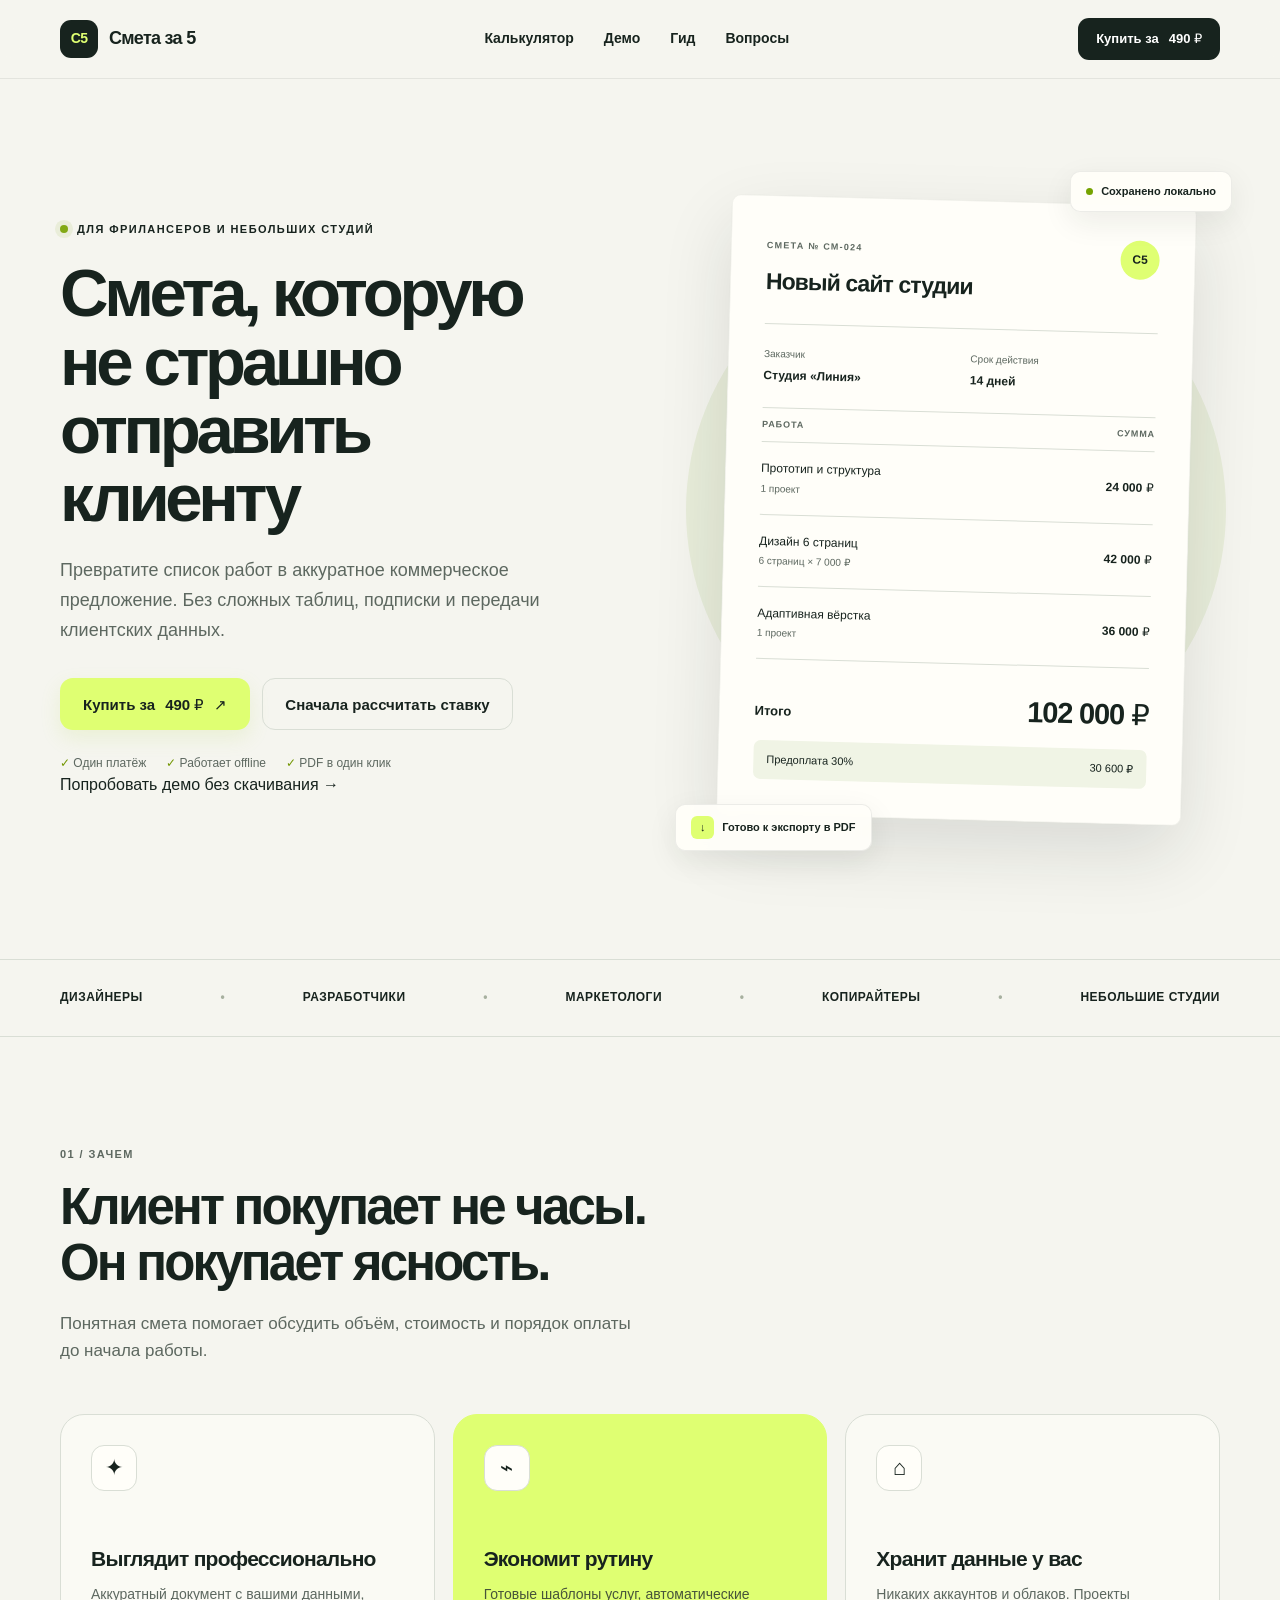
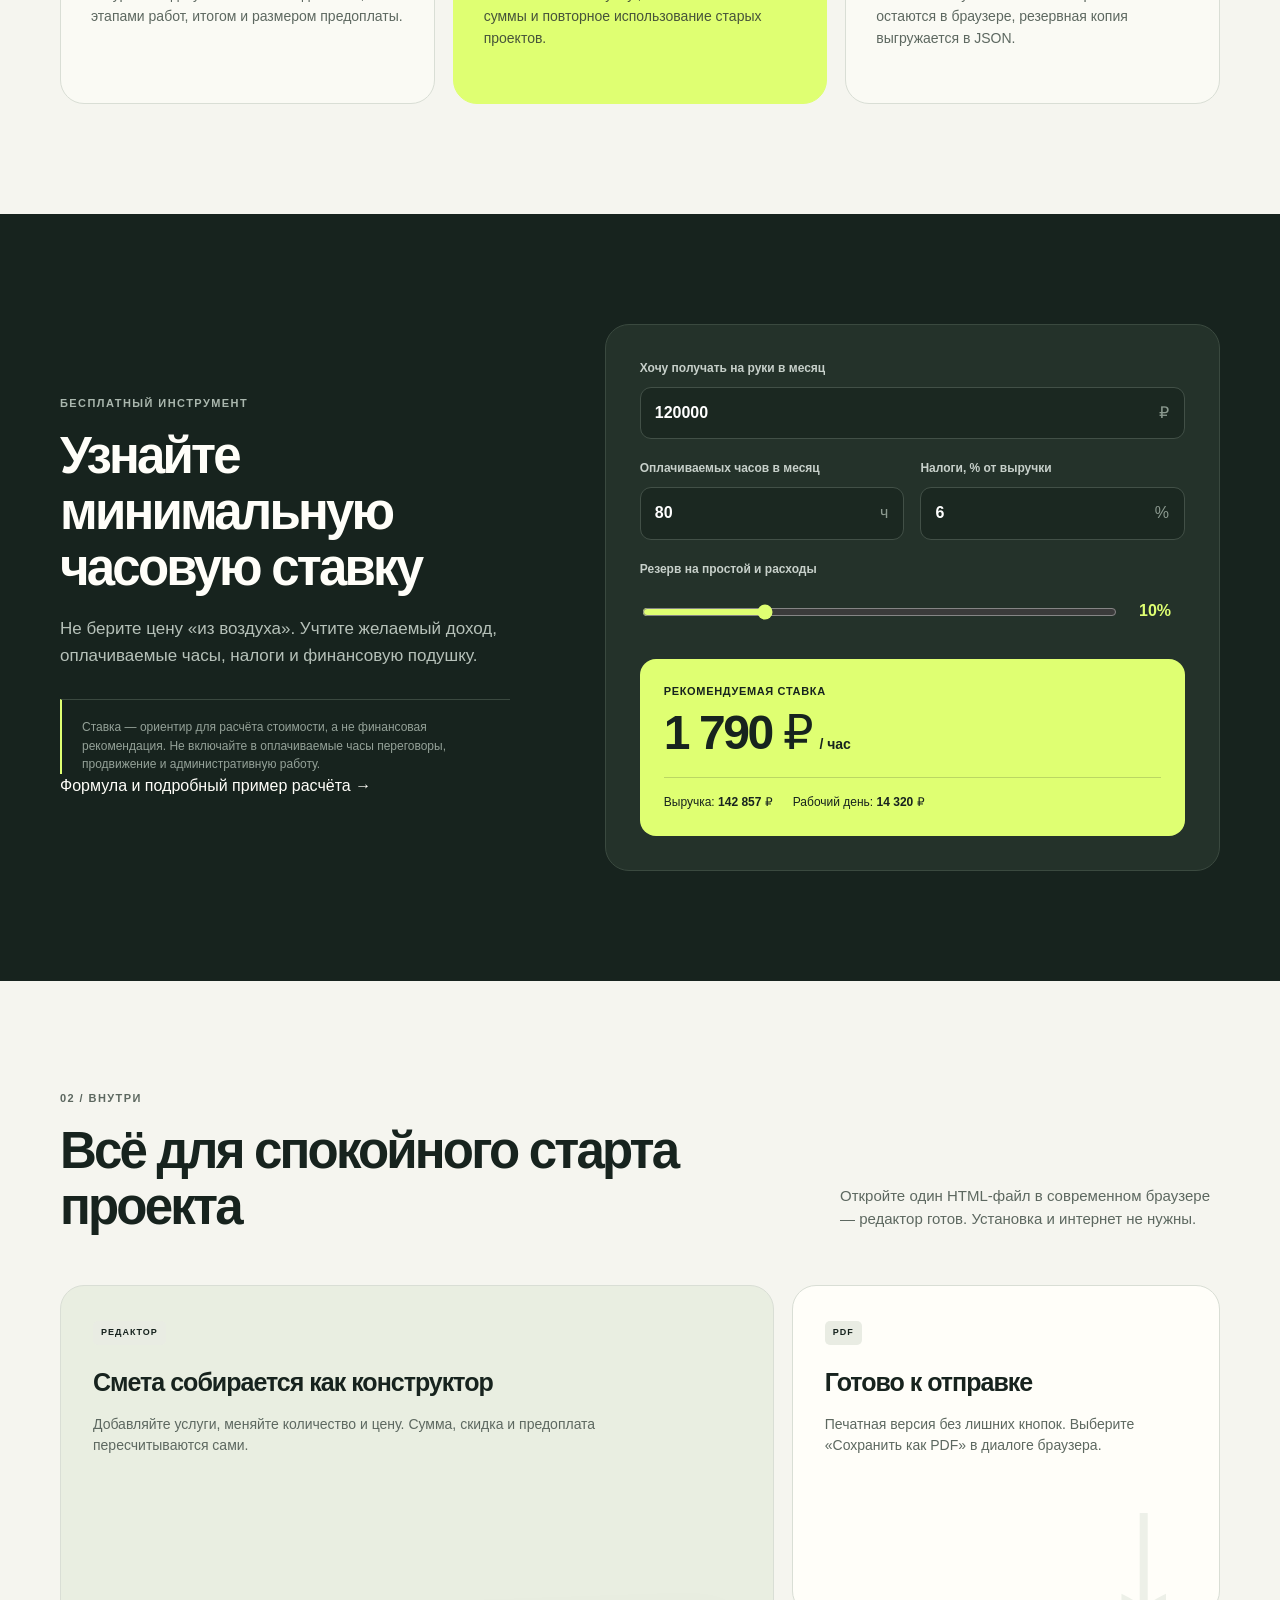
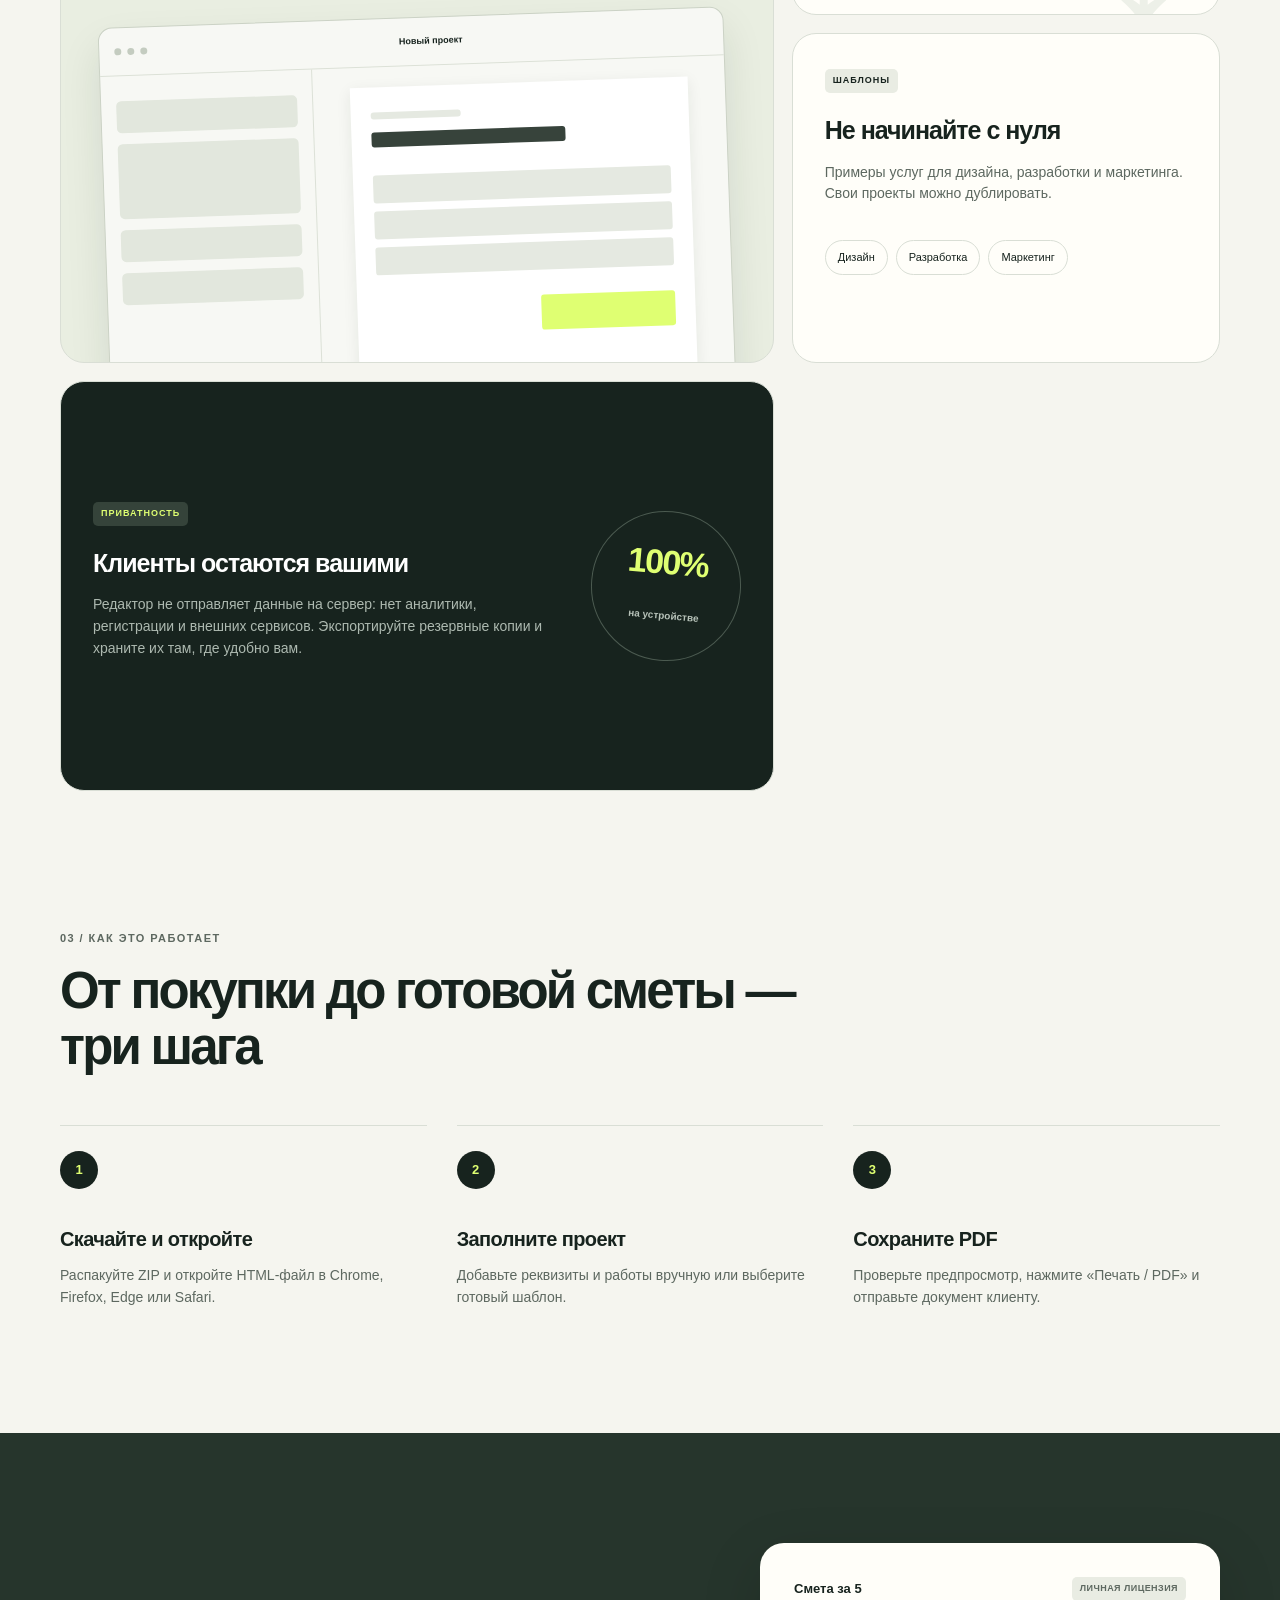
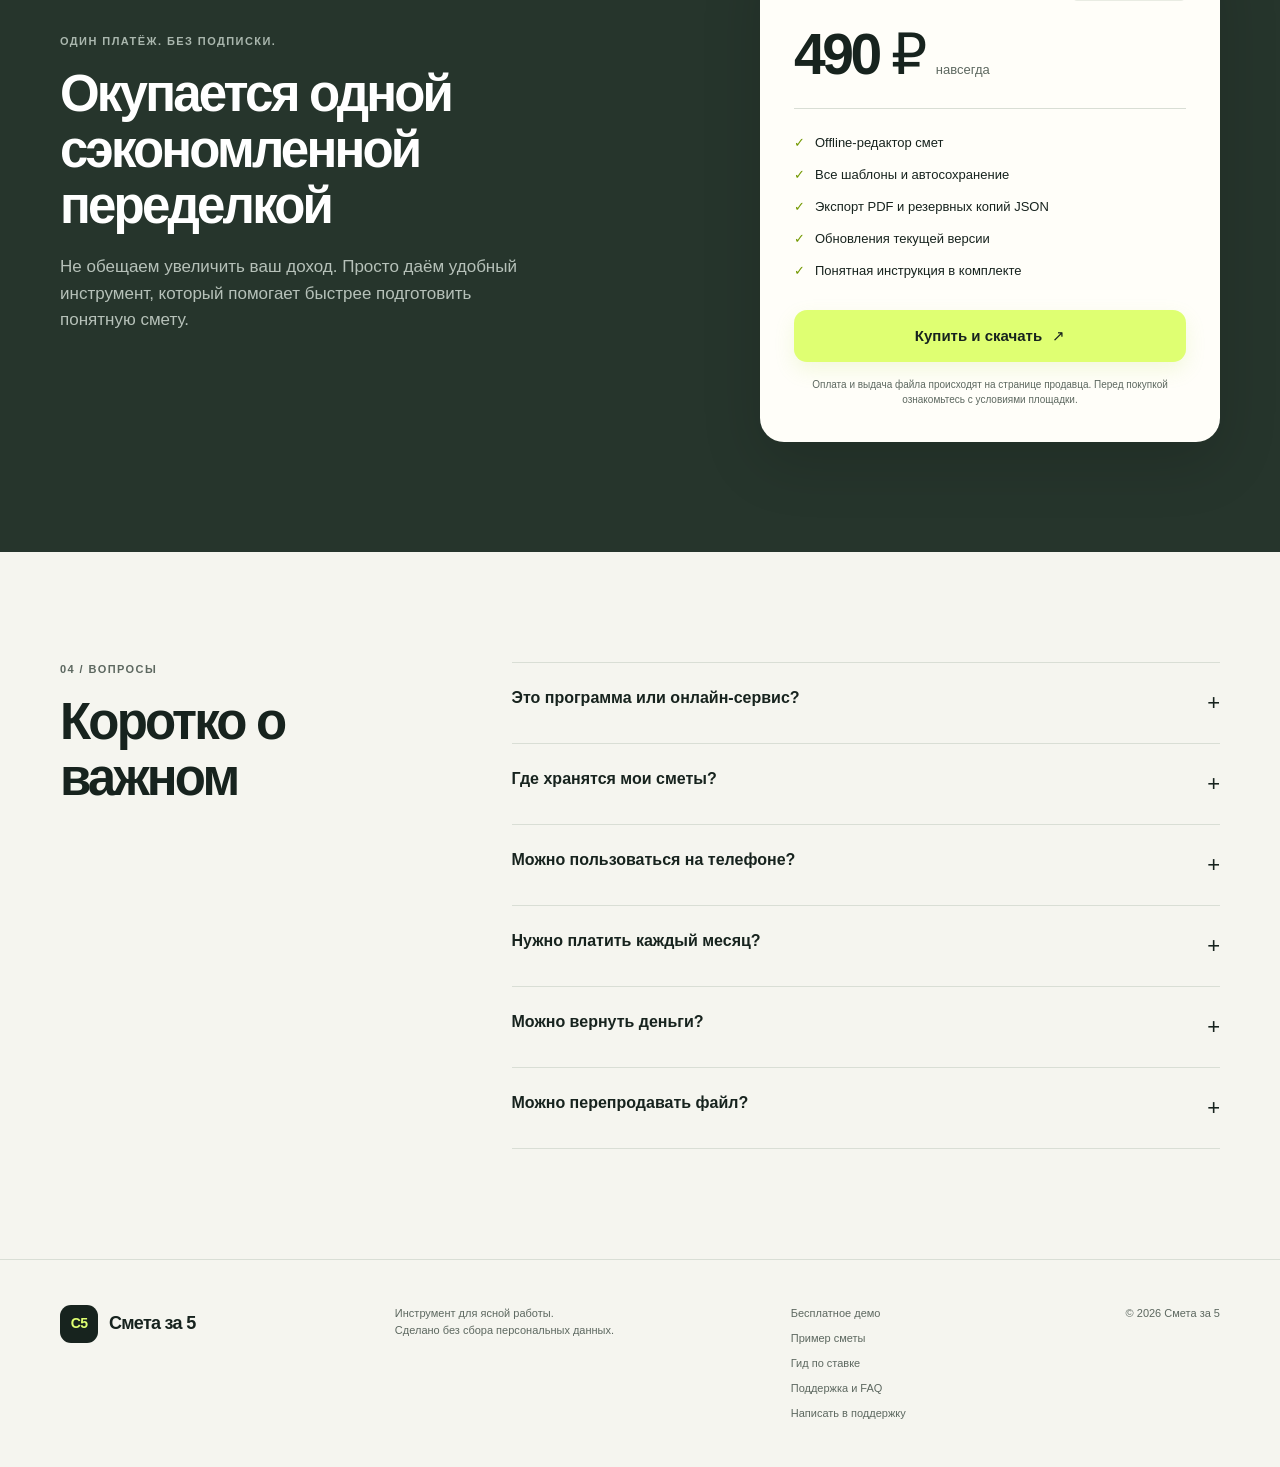
<file: index.html>
<!doctype html>
<html lang="ru">
<head>
  <meta charset="utf-8">
  <meta name="viewport" content="width=device-width, initial-scale=1">
  <meta name="description" content="Смета за 5 — offline-редактор понятных смет и коммерческих предложений для фрилансеров. Без подписки, регистрации и передачи данных.">
  <meta name="theme-color" content="#17231e">
  <meta property="og:title" content="Смета за 5 — смета, которую не страшно отправить">
  <meta property="og:description" content="Соберите профессиональную смету, сохраните проекты и экспортируйте PDF. Разовая покупка, работа offline.">
  <meta property="og:type" content="website">
  <meta property="og:url" content="https://kvlad123.github.io/smeta-5/">
  <meta property="og:image" content="https://kvlad123.github.io/smeta-5/og-image.png">
  <meta property="og:image:width" content="1200">
  <meta property="og:image:height" content="630">
  <meta name="twitter:card" content="summary_large_image">
  <link rel="canonical" href="https://kvlad123.github.io/smeta-5/">
  <title>Смета за 5 — редактор смет для фрилансеров</title>
  <link rel="icon" href="favicon.svg" type="image/svg+xml">
  <link rel="stylesheet" href="styles.css">
  <script src="config.js" defer></script>
  <script src="app.js" defer></script>
</head>
<body>
  <a class="skip-link" href="#main">К содержанию</a>
  <header class="site-header">
    <div class="container header-inner">
      <a class="brand" href="#top">
        <span class="brand-mark" aria-hidden="true">С5</span>
        <span>Смета за 5</span>
      </a>
      <nav class="nav" aria-label="Основная навигация">
        <a href="#calculator">Калькулятор</a>
        <a href="demo.html">Демо</a>
        <a href="rate-guide.html">Гид</a>
        <a href="#faq">Вопросы</a>
      </nav>
      <button class="button button-small button-dark" type="button" data-buy>Купить за <span data-price>490 ₽</span></button>
    </div>
  </header>

  <main id="main">
    <section class="hero" id="top">
      <div class="container hero-grid">
        <div class="hero-copy">
          <div class="eyebrow"><span></span> Для фрилансеров и небольших студий</div>
          <h1>Смета, которую не&nbsp;страшно отправить клиенту</h1>
          <p class="hero-lead">Превратите список работ в аккуратное коммерческое предложение. Без сложных таблиц, подписки и передачи клиентских данных.</p>
          <div class="hero-actions">
            <button class="button button-accent" type="button" data-buy>Купить за <span data-price>490 ₽</span> <span aria-hidden="true">↗</span></button>
            <a class="button button-ghost" href="#calculator">Сначала рассчитать ставку</a>
          </div>
          <ul class="trust-list" aria-label="Преимущества покупки">
            <li>✓ Один платёж</li>
            <li>✓ Работает offline</li>
            <li>✓ PDF в один клик</li>
          </ul>
          <a class="demo-link" href="demo.html">Попробовать демо без скачивания →</a>
        </div>

        <div class="hero-visual" aria-label="Пример готовой сметы">
          <div class="floating-note note-top"><span class="status-dot"></span> Сохранено локально</div>
          <article class="estimate-card">
            <div class="estimate-head">
              <div>
                <span class="mini-label">СМЕТА № СМ-024</span>
                <h2>Новый сайт студии</h2>
              </div>
              <span class="estimate-logo">С5</span>
            </div>
            <div class="estimate-meta">
              <div><span>Заказчик</span><strong>Студия «Линия»</strong></div>
              <div><span>Срок действия</span><strong>14 дней</strong></div>
            </div>
            <div class="estimate-lines">
              <div class="line line-heading"><span>Работа</span><span>Сумма</span></div>
              <div class="line"><span>Прототип и структура<small>1 проект</small></span><strong>24 000 ₽</strong></div>
              <div class="line"><span>Дизайн 6 страниц<small>6 страниц × 7 000 ₽</small></span><strong>42 000 ₽</strong></div>
              <div class="line"><span>Адаптивная вёрстка<small>1 проект</small></span><strong>36 000 ₽</strong></div>
            </div>
            <div class="estimate-total"><span>Итого</span><strong>102 000 ₽</strong></div>
            <div class="estimate-advance"><span>Предоплата 30%</span><span>30 600 ₽</span></div>
          </article>
          <div class="floating-note note-bottom"><span aria-hidden="true">↓</span> Готово к экспорту в PDF</div>
        </div>
      </div>
    </section>

    <section class="audience-strip" aria-label="Для кого продукт">
      <div class="container strip-inner">
        <span>Дизайнеры</span><i>•</i><span>Разработчики</span><i>•</i><span>Маркетологи</span><i>•</i><span>Копирайтеры</span><i>•</i><span>Небольшие студии</span>
      </div>
    </section>

    <section class="section problems">
      <div class="container">
        <div class="section-heading">
          <span class="section-number">01 / ЗАЧЕМ</span>
          <h2>Клиент покупает не часы.<br>Он покупает ясность.</h2>
          <p>Понятная смета помогает обсудить объём, стоимость и порядок оплаты до начала работы.</p>
        </div>
        <div class="feature-grid">
          <article class="feature-card">
            <span class="feature-icon" aria-hidden="true">✦</span>
            <h3>Выглядит профессионально</h3>
            <p>Аккуратный документ с вашими данными, этапами работ, итогом и размером предоплаты.</p>
          </article>
          <article class="feature-card featured">
            <span class="feature-icon" aria-hidden="true">⌁</span>
            <h3>Экономит рутину</h3>
            <p>Готовые шаблоны услуг, автоматические суммы и повторное использование старых проектов.</p>
          </article>
          <article class="feature-card">
            <span class="feature-icon" aria-hidden="true">⌂</span>
            <h3>Хранит данные у вас</h3>
            <p>Никаких аккаунтов и облаков. Проекты остаются в браузере, резервная копия выгружается в JSON.</p>
          </article>
        </div>
      </div>
    </section>

    <section class="section calculator-section" id="calculator">
      <div class="container calculator-grid">
        <div class="calculator-copy">
          <span class="section-number light">БЕСПЛАТНЫЙ ИНСТРУМЕНТ</span>
          <h2>Узнайте минимальную часовую ставку</h2>
          <p>Не берите цену «из воздуха». Учтите желаемый доход, оплачиваемые часы, налоги и финансовую подушку.</p>
          <div class="formula-note">Ставка — ориентир для расчёта стоимости, а не финансовая рекомендация. Не включайте в оплачиваемые часы переговоры, продвижение и административную работу.</div>
          <a class="text-link" href="rate-guide.html">Формула и подробный пример расчёта →</a>
        </div>
        <form class="calculator-card" id="rate-form">
          <div class="calc-field calc-wide">
            <label for="income">Хочу получать на руки в месяц</label>
            <div class="input-with-unit"><input id="income" name="income" type="number" min="1000" max="100000000" step="1000" value="120000" inputmode="decimal"><span>₽</span></div>
          </div>
          <div class="calc-field">
            <label for="hours">Оплачиваемых часов в месяц</label>
            <div class="input-with-unit"><input id="hours" name="hours" type="number" min="1" max="744" step="1" value="80" inputmode="numeric"><span>ч</span></div>
          </div>
          <div class="calc-field">
            <label for="tax">Налоги, % от выручки</label>
            <div class="input-with-unit"><input id="tax" name="tax" type="number" min="0" max="60" step="0.1" value="6" inputmode="decimal"><span>%</span></div>
          </div>
          <div class="calc-field calc-wide">
            <label for="reserve">Резерв на простой и расходы</label>
            <div class="range-row"><input id="reserve" name="reserve" type="range" min="0" max="40" step="1" value="10"><output id="reserve-output" for="reserve">10%</output></div>
          </div>
          <p class="form-error" id="calc-error" role="alert" hidden></p>
          <div class="calc-result" aria-live="polite">
            <span>Рекомендуемая ставка</span>
            <strong id="rate-result">1 790 ₽<small>/ час</small></strong>
            <div class="result-details"><span>Выручка: <b id="revenue-result">142 858 ₽</b></span><span>Рабочий день: <b id="day-result">14 320 ₽</b></span></div>
          </div>
        </form>
      </div>
    </section>

    <section class="section" id="inside">
      <div class="container">
        <div class="section-heading horizontal-heading">
          <div><span class="section-number">02 / ВНУТРИ</span><h2>Всё для спокойного старта проекта</h2></div>
          <p>Откройте один HTML-файл в современном браузере — редактор готов. Установка и интернет не нужны.</p>
        </div>
        <div class="inside-grid">
          <article class="inside-card inside-large editor-preview">
            <div class="inside-copy"><span class="tag">РЕДАКТОР</span><h3>Смета собирается как конструктор</h3><p>Добавляйте услуги, меняйте количество и цену. Сумма, скидка и предоплата пересчитываются сами.</p></div>
            <div class="fake-editor" aria-hidden="true">
              <div class="fake-toolbar"><i></i><i></i><i></i><span>Новый проект</span></div>
              <div class="fake-editor-body"><div class="fake-sidebar"><b></b><b></b><b></b><b></b></div><div class="fake-paper"><span></span><strong></strong><i></i><i></i><i></i><em></em></div></div>
            </div>
          </article>
          <article class="inside-card"><span class="tag">PDF</span><h3>Готово к отправке</h3><p>Печатная версия без лишних кнопок. Выберите «Сохранить как PDF» в диалоге браузера.</p><div class="big-symbol" aria-hidden="true">↓</div></article>
          <article class="inside-card"><span class="tag">ШАБЛОНЫ</span><h3>Не начинайте с нуля</h3><p>Примеры услуг для дизайна, разработки и маркетинга. Свои проекты можно дублировать.</p><div class="template-chips"><span>Дизайн</span><span>Разработка</span><span>Маркетинг</span></div></article>
          <article class="inside-card inside-large privacy-card"><div><span class="tag">ПРИВАТНОСТЬ</span><h3>Клиенты остаются вашими</h3><p>Редактор не отправляет данные на сервер: нет аналитики, регистрации и внешних сервисов. Экспортируйте резервные копии и храните их там, где удобно вам.</p></div><div class="privacy-seal" aria-hidden="true">100%<span>на устройстве</span></div></article>
        </div>
      </div>
    </section>

    <section class="section steps-section">
      <div class="container">
        <div class="section-heading"><span class="section-number">03 / КАК ЭТО РАБОТАЕТ</span><h2>От покупки до готовой сметы — три шага</h2></div>
        <ol class="steps-list">
          <li><span>1</span><div><h3>Скачайте и откройте</h3><p>Распакуйте ZIP и откройте HTML-файл в Chrome, Firefox, Edge или Safari.</p></div></li>
          <li><span>2</span><div><h3>Заполните проект</h3><p>Добавьте реквизиты и работы вручную или выберите готовый шаблон.</p></div></li>
          <li><span>3</span><div><h3>Сохраните PDF</h3><p>Проверьте предпросмотр, нажмите «Печать / PDF» и отправьте документ клиенту.</p></div></li>
        </ol>
      </div>
    </section>

    <section class="section pricing-section" id="buy">
      <div class="container pricing-grid">
        <div class="pricing-copy"><span class="section-number light">ОДИН ПЛАТЁЖ. БЕЗ ПОДПИСКИ.</span><h2>Окупается одной сэкономленной переделкой</h2><p>Не обещаем увеличить ваш доход. Просто даём удобный инструмент, который помогает быстрее подготовить понятную смету.</p></div>
        <div class="price-card">
          <div class="price-card-head"><span>Смета за 5</span><span class="license-badge">Личная лицензия</span></div>
          <div class="price"><strong data-price>490 ₽</strong><span>навсегда</span></div>
          <ul>
            <li>Offline-редактор смет</li>
            <li>Все шаблоны и автосохранение</li>
            <li>Экспорт PDF и резервных копий JSON</li>
            <li>Обновления текущей версии</li>
            <li>Понятная инструкция в комплекте</li>
          </ul>
          <button class="button button-accent button-full" type="button" data-buy>Купить и скачать <span aria-hidden="true">↗</span></button>
          <p class="price-note">Оплата и выдача файла происходят на странице продавца. Перед покупкой ознакомьтесь с условиями площадки.</p>
        </div>
      </div>
    </section>

    <section class="section faq-section" id="faq">
      <div class="container faq-grid">
        <div><span class="section-number">04 / ВОПРОСЫ</span><h2>Коротко о важном</h2></div>
        <div class="faq-list">
          <details><summary>Это программа или онлайн-сервис?<span>+</span></summary><p>Это offline-приложение в одном HTML-файле. Оно открывается в браузере, но не требует интернет и не отправляет данные на сервер.</p></details>
          <details><summary>Где хранятся мои сметы?<span>+</span></summary><p>В локальном хранилище вашего браузера. Очистка данных браузера может их удалить, поэтому регулярно используйте «Экспорт» для резервной копии JSON.</p></details>
          <details><summary>Можно пользоваться на телефоне?<span>+</span></summary><p>Интерфейс адаптирован для небольших экранов, но удобнее всего заполнять сметы и сохранять PDF на компьютере. Поведение загрузок зависит от мобильного браузера.</p></details>
          <details><summary>Нужно платить каждый месяц?<span>+</span></summary><p>Нет. Вы платите один раз за текущую лицензию. Для работы редактора не нужны наши серверы, поэтому подписки нет.</p></details>
          <details><summary>Можно вернуть деньги?<span>+</span></summary><p>Если файл технически не открывается, напишите в поддержку — сначала поможем решить проблему. Условия возврата цифрового товара указываются на странице оплаты с учётом применимого законодательства.</p></details>
          <details><summary>Можно перепродавать файл?<span>+</span></summary><p>Нет. Лицензия разрешает использовать редактор в своей работе и создавать неограниченное число смет, но не перепродавать или публиковать исходный файл.</p></details>
        </div>
      </div>
    </section>
  </main>

  <footer class="site-footer">
    <div class="container footer-inner">
      <a class="brand footer-brand" href="#top"><span class="brand-mark">С5</span><span>Смета за 5</span></a>
      <p>Инструмент для ясной работы.<br>Сделано без сбора персональных данных.</p>
      <div class="footer-links"><a href="demo.html">Бесплатное демо</a><a href="sample.html">Пример сметы</a><a href="rate-guide.html">Гид по ставке</a><a href="#faq">Поддержка и FAQ</a><a id="support-link" href="#" hidden>Написать в поддержку</a></div>
      <span class="copyright">© <span id="year">2026</span> Смета за 5</span>
    </div>
  </footer>

  <dialog class="purchase-dialog" id="purchase-dialog" aria-labelledby="dialog-title">
    <button class="dialog-close" type="button" aria-label="Закрыть" data-close-dialog>×</button>
    <span class="brand-mark" aria-hidden="true">С5</span>
    <h2 id="dialog-title">Оплата ещё не настроена</h2>
    <p id="dialog-text">Владельцу сайта нужно добавить ссылку на страницу оплаты в <code>public/config.js</code> и повторить сборку.</p>
    <a class="button button-accent button-full" id="payment-link" href="#" target="_blank" rel="noopener" hidden>Перейти к оплате <span aria-hidden="true">↗</span></a>
    <button class="button button-ghost button-full" type="button" data-close-dialog>Понятно</button>
  </dialog>
  <noscript><div class="noscript">Для калькулятора и кнопки покупки нужен JavaScript. Содержимое страницы доступно и без него.</div></noscript>
</body>
</html>
</file>
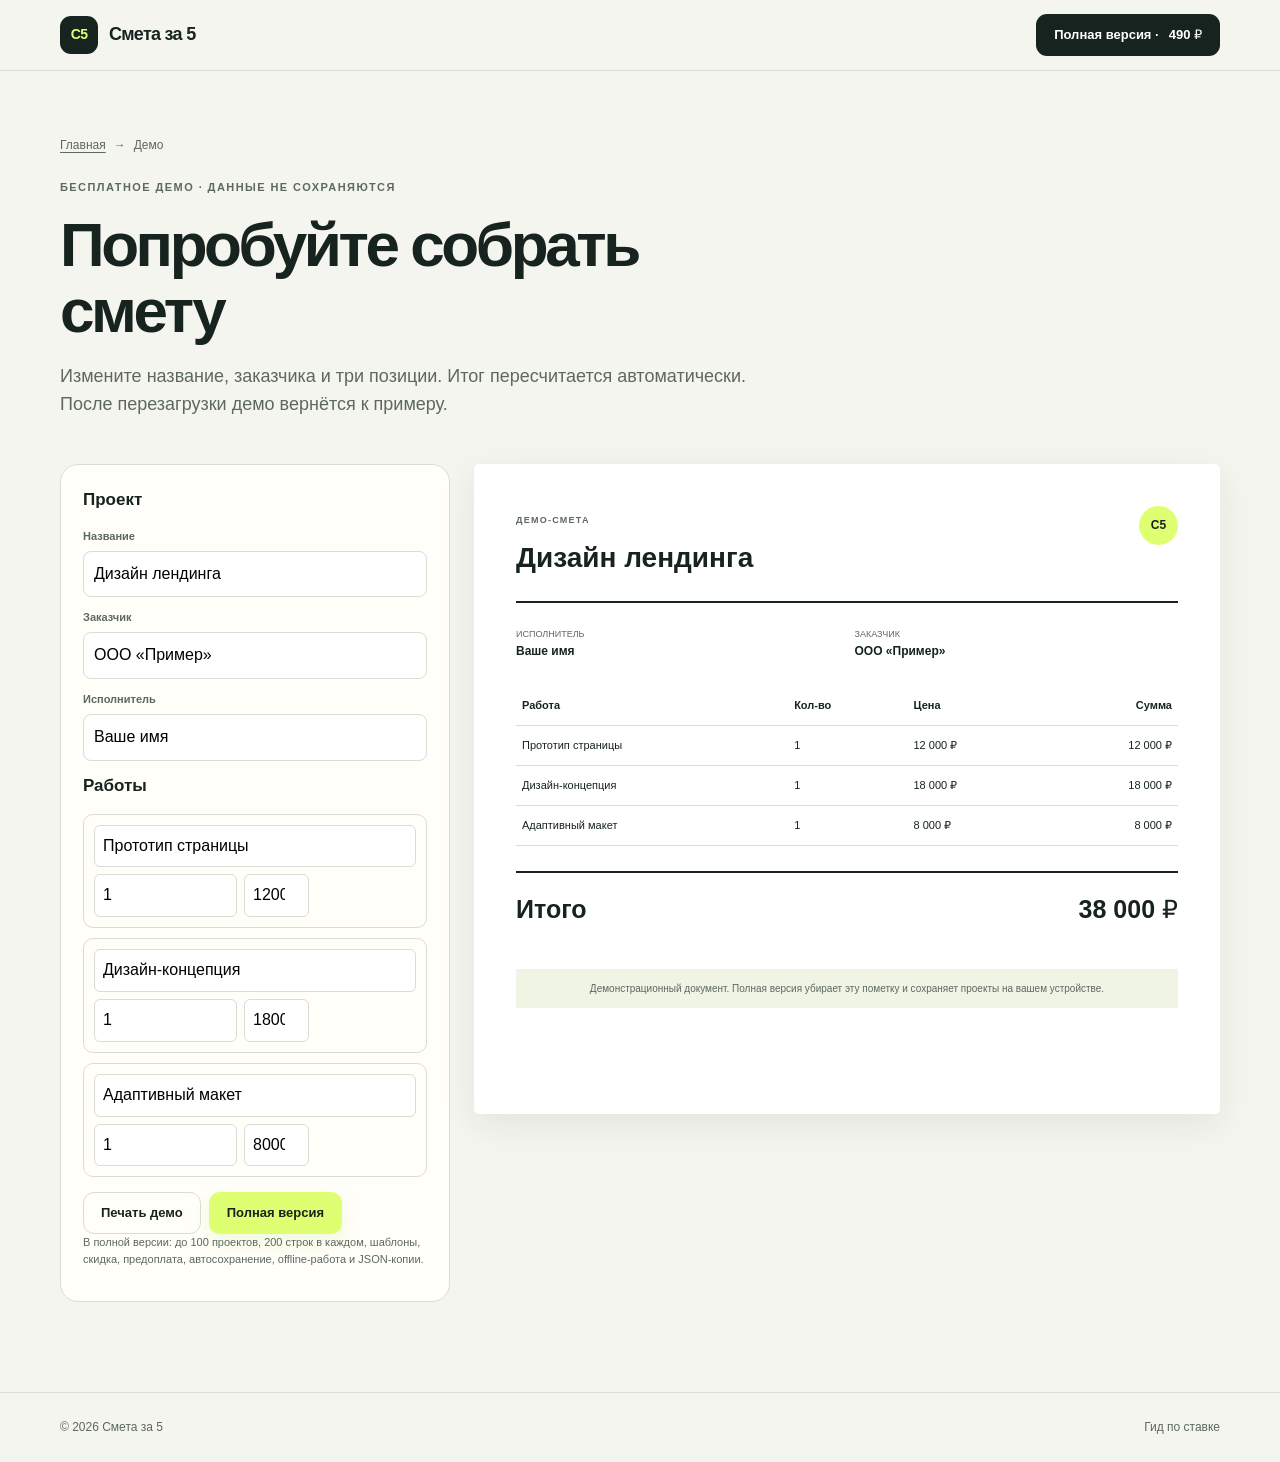
<file: demo.html>
<!doctype html>
<html lang="ru">
<head>
  <meta charset="utf-8"><meta name="viewport" content="width=device-width, initial-scale=1">
  <title>Демо редактора смет — попробовать без регистрации</title>
  <meta name="description" content="Заполните демонстрационную смету в браузере: три позиции, автоматический итог и печать. Без регистрации и сохранения данных.">
  <link rel="canonical" href="https://kvlad123.github.io/smeta-5/demo.html"><meta property="og:title" content="Демо «Смета за 5»"><meta property="og:description" content="Попробуйте редактор сметы прямо в браузере."><meta property="og:type" content="website"><meta property="og:image" content="https://kvlad123.github.io/smeta-5/og-image.png">
  <link rel="icon" href="favicon.svg" type="image/svg+xml"><link rel="stylesheet" href="styles.css"><link rel="stylesheet" href="content.css"><script src="config.js" defer></script><script src="app.js" defer></script><script src="demo.js" defer></script>
</head>
<body>
<header class="content-header"><div class="container header-inner"><a class="brand" href="index.html"><span class="brand-mark">С5</span><span>Смета за 5</span></a><button class="button button-small button-dark" type="button" data-buy>Полная версия · <span data-price>490 ₽</span></button></div></header>
<main class="content-main"><div class="container">
  <nav class="breadcrumbs" aria-label="Хлебные крошки"><a href="index.html">Главная</a><span>→</span><span>Демо</span></nav>
  <section class="content-hero"><span class="section-number">БЕСПЛАТНОЕ ДЕМО · ДАННЫЕ НЕ СОХРАНЯЮТСЯ</span><h1>Попробуйте собрать смету</h1><p>Измените название, заказчика и три позиции. Итог пересчитается автоматически. После перезагрузки демо вернётся к примеру.</p></section>
  <div class="demo-shell">
    <section class="demo-panel no-print" aria-label="Редактор демо">
      <h2>Проект</h2>
      <div class="demo-field"><label for="demo-title">Название</label><input id="demo-title" maxlength="100" value="Дизайн лендинга"></div>
      <div class="demo-field"><label for="demo-client">Заказчик</label><input id="demo-client" maxlength="100" value="ООО «Пример»"></div>
      <div class="demo-field"><label for="demo-provider">Исполнитель</label><input id="demo-provider" maxlength="100" value="Ваше имя"></div>
      <h2>Работы</h2><div class="demo-items" id="demo-items"></div>
      <div class="demo-actions"><button class="button button-small button-ghost" id="demo-print" type="button">Печать демо</button><button class="button button-small button-accent" type="button" data-buy>Полная версия</button></div>
      <p class="demo-limit">В полной версии: до 100 проектов, 200 строк в каждом, шаблоны, скидка, предоплата, автосохранение, offline-работа и JSON-копии.</p>
    </section>
    <article class="demo-paper" aria-label="Предпросмотр демо-сметы">
      <div class="demo-paper-header"><div><span class="mini-label">ДЕМО-СМЕТА</span><h2 id="preview-demo-title">Дизайн лендинга</h2></div><span class="estimate-logo">С5</span></div>
      <div class="demo-paper-meta"><div><span>Исполнитель</span><strong id="preview-demo-provider">Ваше имя</strong></div><div><span>Заказчик</span><strong id="preview-demo-client">ООО «Пример»</strong></div></div>
      <table class="demo-table"><thead><tr><th>Работа</th><th>Кол-во</th><th>Цена</th><th>Сумма</th></tr></thead><tbody id="preview-demo-items"></tbody></table>
      <div class="demo-total"><span>Итого</span><span id="preview-demo-total">0 ₽</span></div>
      <div class="demo-watermark">Демонстрационный документ. Полная версия убирает эту пометку и сохраняет проекты на вашем устройстве.</div>
    </article>
  </div>
</div></main>
<footer class="content-footer"><div class="container"><span>© 2026 Смета за 5</span><a href="rate-guide.html">Гид по ставке</a></div></footer>
</body></html>
</file>
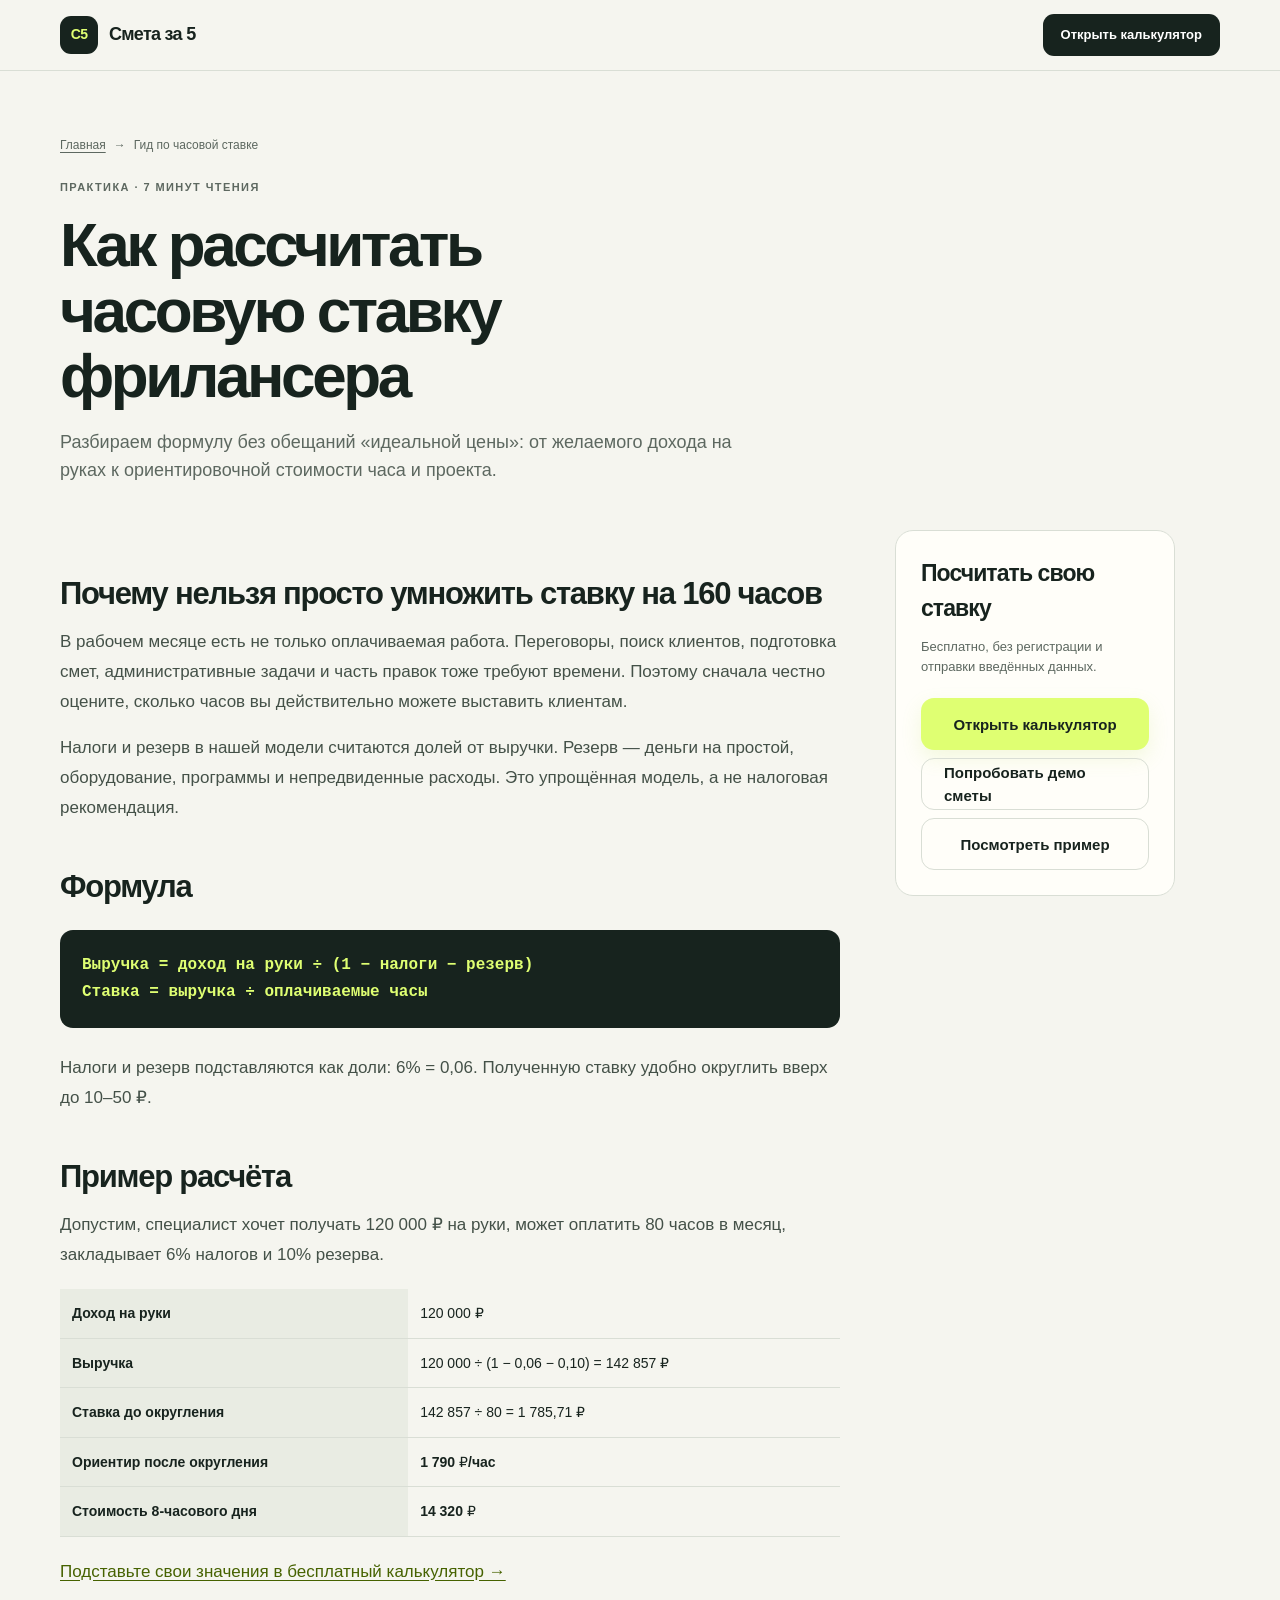
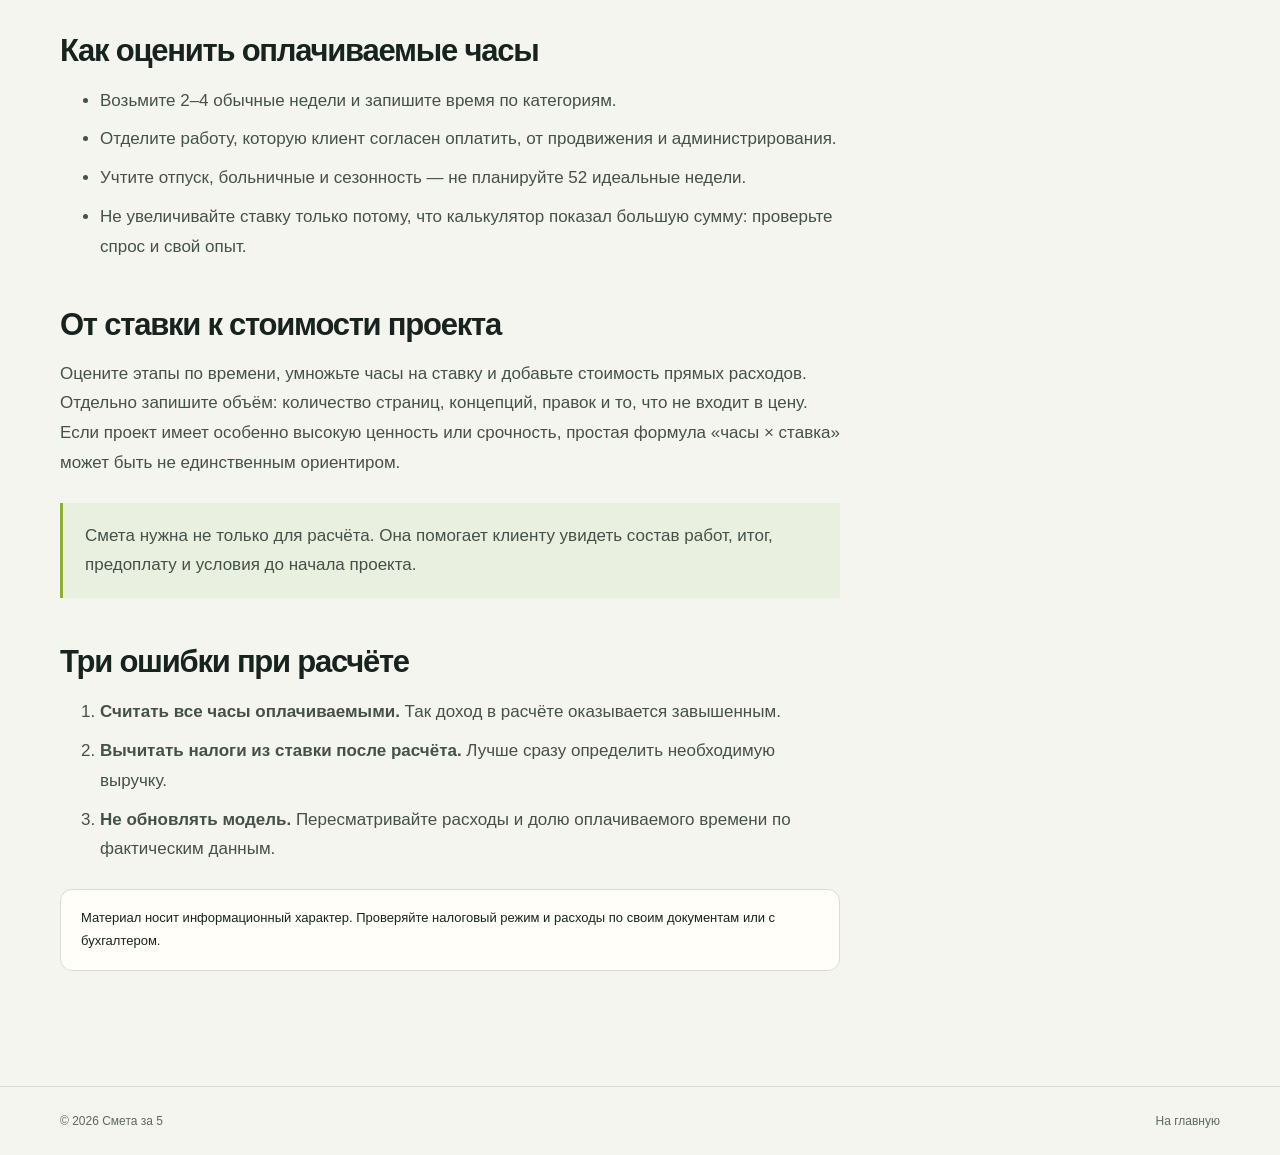
<file: rate-guide.html>
<!doctype html>
<html lang="ru">
<head>
  <meta charset="utf-8"><meta name="viewport" content="width=device-width, initial-scale=1">
  <title>Как рассчитать часовую ставку фрилансера — формула и пример</title>
  <meta name="description" content="Формула часовой ставки фрилансера с учётом дохода на руки, оплачиваемых часов, налогов и резерва. Пример расчёта и бесплатный калькулятор.">
  <link rel="canonical" href="https://kvlad123.github.io/smeta-5/rate-guide.html">
  <meta property="og:title" content="Как рассчитать часовую ставку фрилансера"><meta property="og:description" content="Практическая формула, пример и бесплатный калькулятор без регистрации."><meta property="og:type" content="article"><meta property="og:image" content="https://kvlad123.github.io/smeta-5/og-image.png">
  <link rel="icon" href="favicon.svg" type="image/svg+xml"><link rel="stylesheet" href="styles.css"><link rel="stylesheet" href="content.css"><script src="config.js" defer></script><script src="app.js" defer></script>
</head>
<body>
<header class="content-header"><div class="container header-inner"><a class="brand" href="index.html"><span class="brand-mark">С5</span><span>Смета за 5</span></a><a class="button button-small button-dark" href="index.html#calculator">Открыть калькулятор</a></div></header>
<main class="content-main"><div class="container">
  <nav class="breadcrumbs" aria-label="Хлебные крошки"><a href="index.html">Главная</a><span>→</span><span>Гид по часовой ставке</span></nav>
  <section class="content-hero"><span class="section-number">ПРАКТИКА · 7 МИНУТ ЧТЕНИЯ</span><h1>Как рассчитать часовую ставку фрилансера</h1><p>Разбираем формулу без обещаний «идеальной цены»: от желаемого дохода на руках к ориентировочной стоимости часа и проекта.</p></section>
  <div class="article-layout"><article class="article-body">
    <h2>Почему нельзя просто умножить ставку на 160 часов</h2>
    <p>В рабочем месяце есть не только оплачиваемая работа. Переговоры, поиск клиентов, подготовка смет, административные задачи и часть правок тоже требуют времени. Поэтому сначала честно оцените, сколько часов вы действительно можете выставить клиентам.</p>
    <p>Налоги и резерв в нашей модели считаются долей от выручки. Резерв — деньги на простой, оборудование, программы и непредвиденные расходы. Это упрощённая модель, а не налоговая рекомендация.</p>
    <h2>Формула</h2>
    <span class="formula">Выручка = доход на руки ÷ (1 − налоги − резерв)<br>Ставка = выручка ÷ оплачиваемые часы</span>
    <p>Налоги и резерв подставляются как доли: 6% = 0,06. Полученную ставку удобно округлить вверх до 10–50 ₽.</p>
    <h2>Пример расчёта</h2>
    <p>Допустим, специалист хочет получать 120 000 ₽ на руки, может оплатить 80 часов в месяц, закладывает 6% налогов и 10% резерва.</p>
    <table class="article-table"><tbody><tr><th>Доход на руки</th><td>120 000 ₽</td></tr><tr><th>Выручка</th><td>120 000 ÷ (1 − 0,06 − 0,10) = 142 857 ₽</td></tr><tr><th>Ставка до округления</th><td>142 857 ÷ 80 = 1 785,71 ₽</td></tr><tr><th>Ориентир после округления</th><td><strong>1 790 ₽/час</strong></td></tr><tr><th>Стоимость 8-часового дня</th><td><strong>14 320 ₽</strong></td></tr></tbody></table>
    <p><a href="index.html#calculator">Подставьте свои значения в бесплатный калькулятор →</a></p>
    <h2>Как оценить оплачиваемые часы</h2>
    <ul><li>Возьмите 2–4 обычные недели и запишите время по категориям.</li><li>Отделите работу, которую клиент согласен оплатить, от продвижения и администрирования.</li><li>Учтите отпуск, больничные и сезонность — не планируйте 52 идеальные недели.</li><li>Не увеличивайте ставку только потому, что калькулятор показал большую сумму: проверьте спрос и свой опыт.</li></ul>
    <h2>От ставки к стоимости проекта</h2>
    <p>Оцените этапы по времени, умножьте часы на ставку и добавьте стоимость прямых расходов. Отдельно запишите объём: количество страниц, концепций, правок и то, что не входит в цену. Если проект имеет особенно высокую ценность или срочность, простая формула «часы × ставка» может быть не единственным ориентиром.</p>
    <blockquote>Смета нужна не только для расчёта. Она помогает клиенту увидеть состав работ, итог, предоплату и условия до начала проекта.</blockquote>
    <h2>Три ошибки при расчёте</h2>
    <ol><li><strong>Считать все часы оплачиваемыми.</strong> Так доход в расчёте оказывается завышенным.</li><li><strong>Вычитать налоги из ставки после расчёта.</strong> Лучше сразу определить необходимую выручку.</li><li><strong>Не обновлять модель.</strong> Пересматривайте расходы и долю оплачиваемого времени по фактическим данным.</li></ol>
    <div class="notice">Материал носит информационный характер. Проверяйте налоговый режим и расходы по своим документам или с бухгалтером.</div>
  </article><aside class="article-cta no-print"><h2>Посчитать свою ставку</h2><p>Бесплатно, без регистрации и отправки введённых данных.</p><a class="button button-accent" href="index.html#calculator">Открыть калькулятор</a><a class="button button-ghost" href="demo.html">Попробовать демо сметы</a><a class="button button-ghost" href="sample.html">Посмотреть пример</a></aside></div>
</div></main>
<footer class="content-footer"><div class="container"><span>© 2026 Смета за 5</span><a href="index.html">На главную</a></div></footer>
</body></html>
</file>
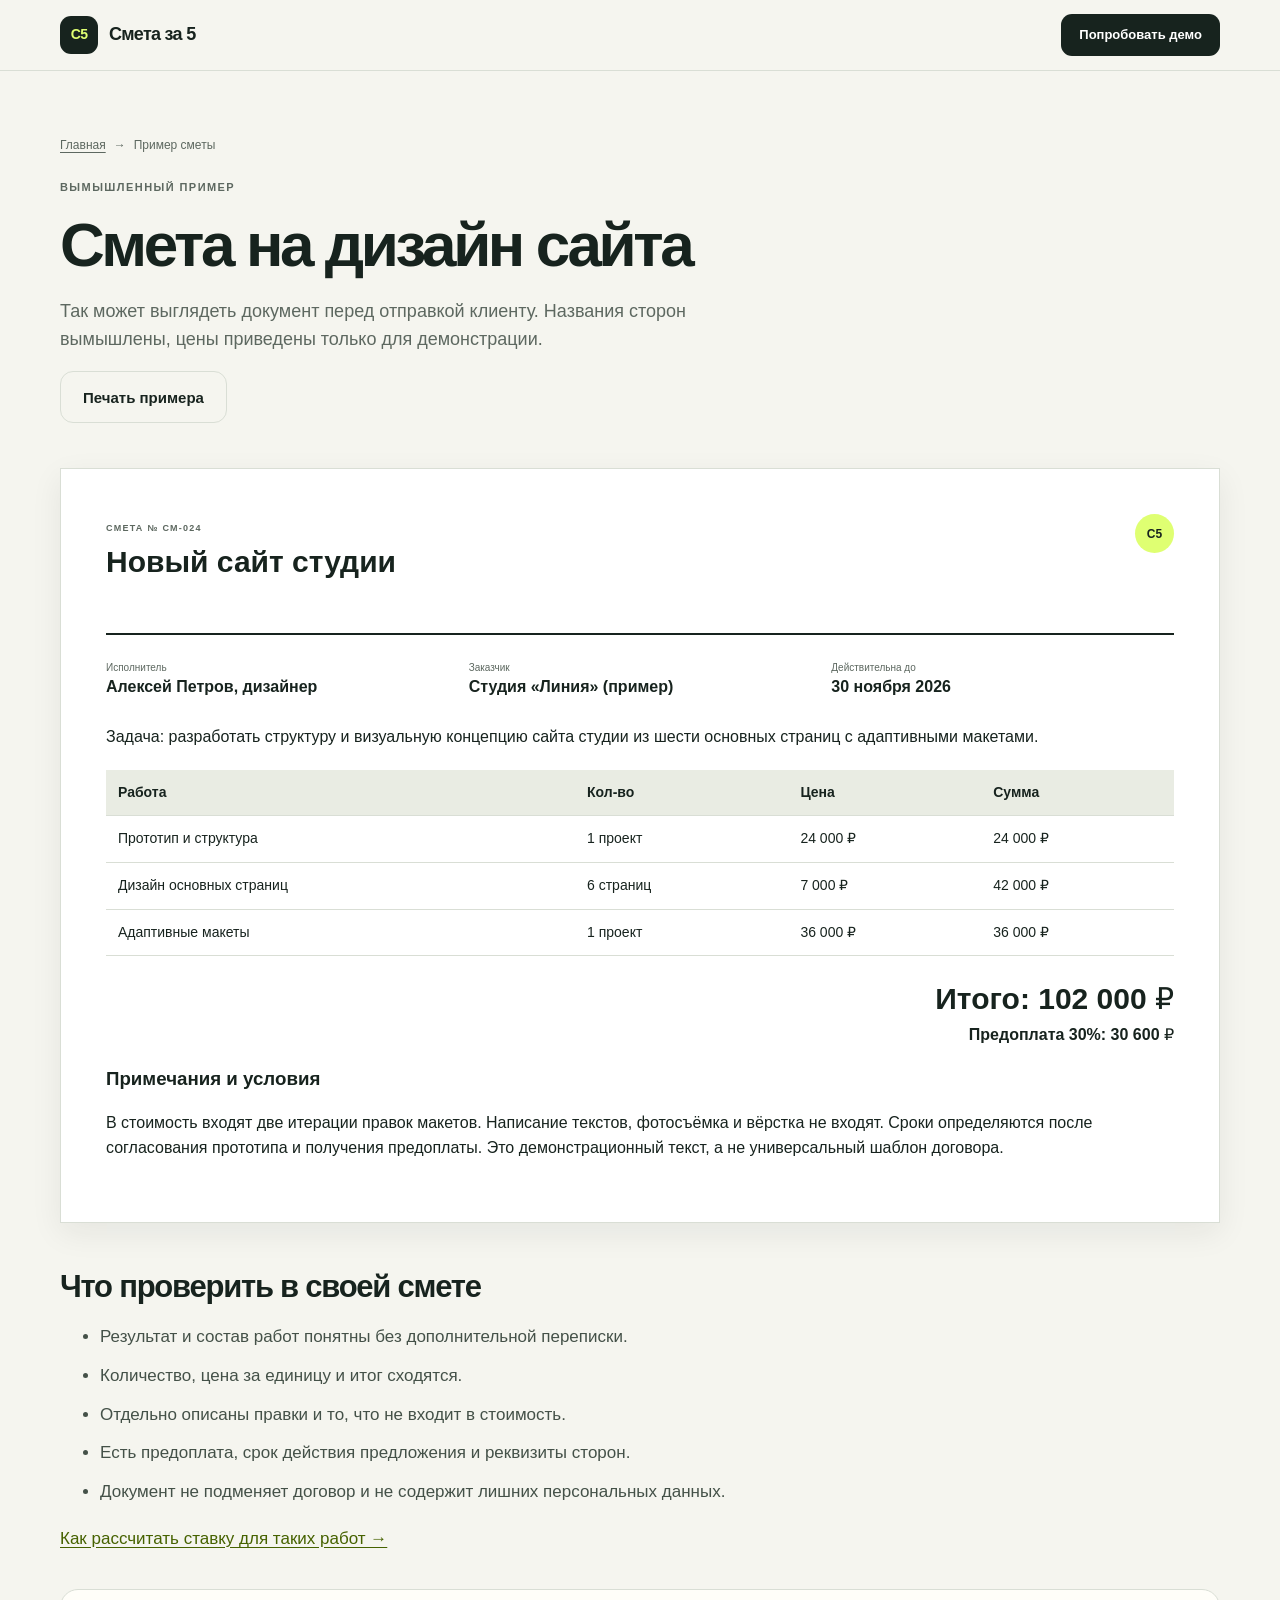
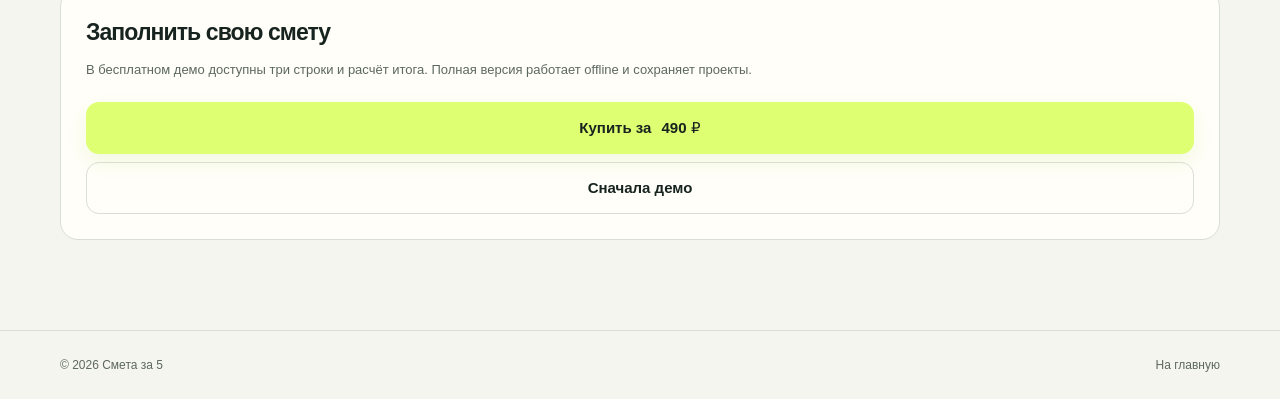
<file: sample.html>
<!doctype html>
<html lang="ru">
<head>
  <meta charset="utf-8"><meta name="viewport" content="width=device-width, initial-scale=1">
  <title>Пример сметы для фрилансера — готовый документ</title>
  <meta name="description" content="Пример понятной сметы на дизайн сайта: состав работ, цены, итог, предоплата и условия. Попробуйте бесплатное демо редактора.">
  <link rel="canonical" href="https://kvlad123.github.io/smeta-5/sample.html"><meta property="og:title" content="Пример сметы для фрилансера"><meta property="og:description" content="Состав работ, итог, предоплата и условия в одном документе."><meta property="og:type" content="article"><meta property="og:image" content="https://kvlad123.github.io/smeta-5/og-image.png">
  <link rel="icon" href="favicon.svg" type="image/svg+xml"><link rel="stylesheet" href="styles.css"><link rel="stylesheet" href="content.css"><script src="config.js" defer></script><script src="app.js" defer></script>
</head>
<body>
<header class="content-header"><div class="container header-inner"><a class="brand" href="index.html"><span class="brand-mark">С5</span><span>Смета за 5</span></a><a class="button button-small button-dark" href="demo.html">Попробовать демо</a></div></header>
<main class="content-main"><div class="container">
  <nav class="breadcrumbs" aria-label="Хлебные крошки"><a href="index.html">Главная</a><span>→</span><span>Пример сметы</span></nav>
  <section class="content-hero"><span class="section-number">ВЫМЫШЛЕННЫЙ ПРИМЕР</span><h1>Смета на дизайн сайта</h1><p>Так может выглядеть документ перед отправкой клиенту. Названия сторон вымышлены, цены приведены только для демонстрации.</p><div class="no-print"><button class="button button-ghost" type="button" onclick="window.print()">Печать примера</button></div></section>
  <article class="sample-document">
    <div class="demo-paper-header"><div><span class="mini-label">СМЕТА № СМ-024</span><h2>Новый сайт студии</h2></div><span class="estimate-logo">С5</span></div>
    <div class="sample-meta"><div><span>Исполнитель</span><strong>Алексей Петров, дизайнер</strong></div><div><span>Заказчик</span><strong>Студия «Линия» (пример)</strong></div><div><span>Действительна до</span><strong>30 ноября 2026</strong></div></div>
    <p>Задача: разработать структуру и визуальную концепцию сайта студии из шести основных страниц с адаптивными макетами.</p>
    <table class="article-table"><thead><tr><th>Работа</th><th>Кол-во</th><th>Цена</th><th>Сумма</th></tr></thead><tbody><tr><td>Прототип и структура</td><td>1 проект</td><td>24 000 ₽</td><td>24 000 ₽</td></tr><tr><td>Дизайн основных страниц</td><td>6 страниц</td><td>7 000 ₽</td><td>42 000 ₽</td></tr><tr><td>Адаптивные макеты</td><td>1 проект</td><td>36 000 ₽</td><td>36 000 ₽</td></tr></tbody></table>
    <div class="sample-total">Итого: 102 000 ₽</div><p style="text-align:right"><strong>Предоплата 30%: 30 600 ₽</strong></p>
    <h3>Примечания и условия</h3><p>В стоимость входят две итерации правок макетов. Написание текстов, фотосъёмка и вёрстка не входят. Сроки определяются после согласования прототипа и получения предоплаты. Это демонстрационный текст, а не универсальный шаблон договора.</p>
  </article>
  <div class="article-body"><h2>Что проверить в своей смете</h2><ul><li>Результат и состав работ понятны без дополнительной переписки.</li><li>Количество, цена за единицу и итог сходятся.</li><li>Отдельно описаны правки и то, что не входит в стоимость.</li><li>Есть предоплата, срок действия предложения и реквизиты сторон.</li><li>Документ не подменяет договор и не содержит лишних персональных данных.</li></ul><p><a href="rate-guide.html">Как рассчитать ставку для таких работ →</a></p></div>
  <aside class="article-cta no-print" style="position:static;margin-top:35px"><h2>Заполнить свою смету</h2><p>В бесплатном демо доступны три строки и расчёт итога. Полная версия работает offline и сохраняет проекты.</p><button class="button button-accent" type="button" data-buy>Купить за <span data-price>490 ₽</span></button><a class="button button-ghost" href="demo.html">Сначала демо</a></aside>
</div></main>
<footer class="content-footer"><div class="container"><span>© 2026 Смета за 5</span><a href="index.html">На главную</a></div></footer>
</body></html>
</file>
<file: styles.css>
:root {
  --ink: #17231e;
  --muted: #5d6860;
  --paper: #f5f5ef;
  --white: #fffef9;
  --accent: #dfff72;
  --accent-dark: #bfe64e;
  --line: #d9ded5;
  --soft: #e9ece3;
  --radius: 24px;
  --shadow: 0 28px 70px rgba(23, 35, 30, .12);
  font-family: Inter, -apple-system, BlinkMacSystemFont, "Segoe UI", sans-serif;
  color: var(--ink);
  background: var(--paper);
  font-synthesis: none;
}

* { box-sizing: border-box; }
[hidden] { display: none !important; }
html { scroll-behavior: smooth; scroll-padding-top: 90px; }
body { margin: 0; line-height: 1.55; }
button, input { font: inherit; }
button, a { -webkit-tap-highlight-color: transparent; }
a { color: inherit; text-decoration: none; }
button { color: inherit; }
.container { width: min(1160px, calc(100% - 48px)); margin-inline: auto; }
.skip-link { position: fixed; top: -60px; left: 20px; z-index: 100; padding: 12px 18px; background: var(--accent); color: var(--ink); border-radius: 8px; }
.skip-link:focus { top: 12px; }

.site-header { position: sticky; top: 0; z-index: 20; background: rgba(245, 245, 239, .9); border-bottom: 1px solid rgba(23, 35, 30, .08); backdrop-filter: blur(14px); }
.header-inner { min-height: 78px; display: flex; align-items: center; justify-content: space-between; gap: 28px; }
.brand { display: inline-flex; align-items: center; gap: 11px; font-size: 18px; font-weight: 800; letter-spacing: -.04em; white-space: nowrap; }
.brand-mark { display: inline-grid; place-items: center; width: 38px; height: 38px; border-radius: 11px; background: var(--ink); color: var(--accent); font-size: 14px; font-weight: 900; letter-spacing: -.05em; }
.nav { display: flex; gap: 30px; font-size: 14px; font-weight: 600; }
.nav a, .footer-links a { transition: opacity .2s; }
.nav a:hover, .footer-links a:hover { opacity: .55; }
.button { min-height: 52px; border: 1px solid transparent; border-radius: 13px; padding: 0 22px; display: inline-flex; justify-content: center; align-items: center; gap: 10px; font-weight: 750; font-size: 15px; cursor: pointer; transition: transform .2s, background .2s, box-shadow .2s; }
.button:hover { transform: translateY(-2px); }
.button:focus-visible, summary:focus-visible, a:focus-visible, input:focus-visible { outline: 3px solid #719500; outline-offset: 3px; }
.button-small { min-height: 42px; padding: 0 17px; border-radius: 11px; font-size: 13px; }
.button-dark { background: var(--ink); color: white; }
.button-dark:hover { background: #2d3c34; }
.button-accent { background: var(--accent); color: var(--ink); box-shadow: 0 8px 20px rgba(174, 213, 64, .15); }
.button-accent:hover { background: var(--accent-dark); box-shadow: 0 12px 25px rgba(174, 213, 64, .25); }
.button-ghost { background: transparent; border-color: var(--line); }
.button-ghost:hover { background: var(--white); }
.button-full { width: 100%; }

.hero { overflow: hidden; padding: 86px 0 104px; }
.hero-grid { display: grid; grid-template-columns: 1.03fr .97fr; align-items: center; gap: 72px; }
.eyebrow, .section-number { font-size: 11px; line-height: 1.3; font-weight: 800; letter-spacing: .13em; text-transform: uppercase; }
.eyebrow { display: flex; align-items: center; gap: 9px; margin-bottom: 23px; }
.eyebrow > span { width: 8px; height: 8px; border-radius: 50%; background: #82a915; box-shadow: 0 0 0 5px rgba(130, 169, 21, .1); }
h1, h2, h3, p { margin-top: 0; }
h1 { max-width: 650px; margin-bottom: 24px; font-size: clamp(45px, 5.25vw, 73px); line-height: 1.015; letter-spacing: -.065em; font-weight: 850; }
.hero-lead { max-width: 580px; color: var(--muted); font-size: 18px; line-height: 1.65; }
.hero-actions { display: flex; flex-wrap: wrap; gap: 12px; margin: 33px 0 24px; }
.trust-list { display: flex; flex-wrap: wrap; gap: 20px; margin: 0; padding: 0; list-style: none; font-size: 12px; color: var(--muted); }
.trust-list li::first-letter { color: #729600; }
.hero-visual { position: relative; padding: 35px 0; }
.hero-visual::before { content: ""; position: absolute; width: 540px; height: 540px; border-radius: 50%; background: #e8edda; top: 50%; left: 50%; transform: translate(-50%, -50%); }
.estimate-card { position: relative; z-index: 1; width: min(100%, 465px); margin: auto; padding: 35px; background: var(--white); border: 1px solid rgba(23, 35, 30, .06); border-radius: 9px; box-shadow: var(--shadow); transform: rotate(1.5deg); }
.estimate-head { display: flex; justify-content: space-between; gap: 20px; align-items: flex-start; padding-bottom: 24px; border-bottom: 1px solid var(--line); }
.mini-label { font-size: 9px; font-weight: 800; letter-spacing: .14em; color: var(--muted); }
.estimate-head h2 { margin: 8px 0 0; font-size: 23px; letter-spacing: -.04em; }
.estimate-logo { display: grid; place-items: center; width: 39px; height: 39px; background: var(--accent); border-radius: 50%; font-size: 12px; font-weight: 900; }
.estimate-meta { display: grid; grid-template-columns: 1fr 1fr; gap: 20px; padding: 22px 0; }
.estimate-meta div { display: grid; gap: 4px; }
.estimate-meta span { font-size: 10px; color: var(--muted); }
.estimate-meta strong { font-size: 12px; }
.estimate-lines { border-top: 1px solid var(--line); }
.line { display: flex; align-items: center; justify-content: space-between; gap: 15px; padding: 17px 0; border-bottom: 1px solid var(--line); font-size: 12px; }
.line span { display: grid; gap: 3px; }
.line small { color: var(--muted); font-size: 10px; }
.line strong { white-space: nowrap; }
.line-heading { padding: 10px 0; color: var(--muted); font-size: 9px; font-weight: 700; letter-spacing: .1em; text-transform: uppercase; }
.estimate-total { display: flex; align-items: baseline; justify-content: space-between; margin-top: 24px; }
.estimate-total span { font-size: 13px; font-weight: 700; }
.estimate-total strong { font-size: 29px; letter-spacing: -.04em; }
.estimate-advance { display: flex; justify-content: space-between; margin-top: 12px; padding: 11px 13px; background: #f0f4e5; border-radius: 7px; font-size: 11px; }
.floating-note { position: absolute; z-index: 2; display: flex; align-items: center; gap: 8px; padding: 11px 15px; border: 1px solid rgba(23, 35, 30, .08); border-radius: 10px; background: rgba(255, 254, 249, .94); box-shadow: 0 10px 30px rgba(23, 35, 30, .08); font-size: 11px; font-weight: 700; backdrop-filter: blur(8px); }
.note-top { top: 6px; right: -12px; }
.note-bottom { bottom: 4px; left: -17px; }
.note-bottom > span { display: grid; place-items: center; width: 23px; height: 23px; border-radius: 6px; background: var(--accent); }
.status-dot { width: 7px; height: 7px; background: #75a300; border-radius: 50%; }
.audience-strip { border-block: 1px solid var(--line); }
.strip-inner { min-height: 76px; display: flex; align-items: center; justify-content: space-between; gap: 15px; font-size: 12px; font-weight: 750; letter-spacing: .04em; text-transform: uppercase; }
.strip-inner i { color: #a7b09f; font-style: normal; }

.section { padding: 110px 0; }
.section-heading { max-width: 760px; margin-bottom: 50px; }
.section-number { display: block; margin-bottom: 18px; color: #5d6860; }
.section-number.light { color: #aab7ae; }
.section-heading h2, .calculator-copy h2, .pricing-copy h2, .faq-grid > div > h2 { margin-bottom: 20px; font-size: clamp(35px, 4vw, 51px); line-height: 1.1; letter-spacing: -.055em; }
.section-heading > p, .horizontal-heading > p { max-width: 580px; margin-bottom: 0; color: var(--muted); font-size: 17px; }
.feature-grid { display: grid; grid-template-columns: repeat(3, 1fr); gap: 18px; }
.feature-card { min-height: 290px; padding: 30px; border: 1px solid var(--line); border-radius: var(--radius); background: rgba(255, 254, 249, .45); }
.feature-card.featured { background: var(--accent); border-color: var(--accent); }
.feature-icon { display: grid; place-items: center; width: 46px; height: 46px; margin-bottom: 55px; border: 1px solid var(--line); border-radius: 13px; background: var(--white); font-size: 22px; }
.feature-card h3 { margin-bottom: 12px; font-size: 21px; line-height: 1.25; letter-spacing: -.035em; }
.feature-card p { margin-bottom: 0; color: var(--muted); font-size: 14px; }
.featured p { color: #47543a; }

.calculator-section { background: var(--ink); color: var(--white); }
.calculator-grid { display: grid; grid-template-columns: .85fr 1.15fr; gap: 90px; align-items: center; }
.calculator-copy h2 { max-width: 450px; }
.calculator-copy > p { max-width: 450px; color: #b6c1b9; font-size: 17px; }
.formula-note { max-width: 450px; margin-top: 30px; padding: 18px 0 0 20px; border-top: 1px solid #3b4940; border-left: 2px solid var(--accent); color: #94a198; font-size: 12px; }
.calculator-card { display: grid; grid-template-columns: 1fr 1fr; gap: 20px 16px; padding: 34px; border-radius: var(--radius); background: #24322a; border: 1px solid #3a493f; }
.calc-field { display: grid; gap: 9px; }
.calc-wide { grid-column: 1 / -1; }
.calc-field label { color: #c7d0ca; font-size: 12px; font-weight: 650; }
.input-with-unit { display: flex; align-items: center; background: #1b2821; border: 1px solid #425047; border-radius: 11px; }
.input-with-unit:focus-within { border-color: var(--accent); }
.input-with-unit input { width: 100%; min-width: 0; padding: 13px 14px; border: 0; outline: 0; background: transparent; color: white; font-weight: 700; }
.input-with-unit span { padding-right: 15px; color: #8c9a90; }
.range-row { display: flex; align-items: center; gap: 20px; min-height: 49px; }
.range-row input { width: 100%; accent-color: var(--accent); }
.range-row output { min-width: 46px; color: var(--accent); font-weight: 800; }
.form-error { grid-column: 1 / -1; margin: 0; padding: 10px 13px; border-radius: 8px; background: #5b302d; color: #ffd9d2; font-size: 13px; }
.calc-result { grid-column: 1 / -1; margin-top: 3px; padding: 24px; border-radius: 16px; background: var(--accent); color: var(--ink); }
.calc-result > span { display: block; font-size: 11px; font-weight: 800; letter-spacing: .06em; text-transform: uppercase; }
.calc-result > strong { display: block; margin: 4px 0 15px; font-size: clamp(35px, 4vw, 48px); line-height: 1.2; letter-spacing: -.05em; }
.calc-result strong small { margin-left: 8px; font-size: 14px; font-weight: 650; letter-spacing: 0; }
.result-details { display: flex; flex-wrap: wrap; gap: 20px; padding-top: 15px; border-top: 1px solid rgba(23, 35, 30, .18); font-size: 12px; }

.horizontal-heading { max-width: none; display: flex; align-items: end; justify-content: space-between; gap: 50px; }
.horizontal-heading h2 { max-width: 650px; margin-bottom: 0; }
.horizontal-heading > p { max-width: 380px; padding-bottom: 5px; font-size: 15px; }
.inside-grid { display: grid; grid-template-columns: 1.25fr .75fr; gap: 18px; }
.inside-card { position: relative; overflow: hidden; min-height: 330px; padding: 32px; border: 1px solid var(--line); border-radius: var(--radius); background: var(--white); }
.inside-card h3 { margin: 18px 0 12px; font-size: 25px; letter-spacing: -.04em; }
.inside-card p { max-width: 540px; color: var(--muted); font-size: 14px; }
.tag { display: inline-block; padding: 5px 8px; border-radius: 5px; background: var(--soft); font-size: 9px; font-weight: 850; letter-spacing: .11em; }
.inside-large { min-height: 410px; }
.inside-large.editor-preview { grid-row: span 2; min-height: 678px; background: #e9eee1; }
.inside-copy { position: relative; z-index: 2; }
.big-symbol { position: absolute; right: 28px; bottom: -35px; color: #edf0e8; font-size: 190px; line-height: 1; font-weight: 800; }
.template-chips { display: flex; flex-wrap: wrap; gap: 8px; margin-top: 35px; }
.template-chips span { padding: 8px 12px; border: 1px solid var(--line); border-radius: 30px; font-size: 11px; }
.fake-editor { position: absolute; width: 88%; height: 385px; left: 6%; bottom: -40px; border: 1px solid #cbd2c5; border-radius: 14px; background: #f7f8f4; box-shadow: 0 20px 40px rgba(23, 35, 30, .1); transform: rotate(-2deg); }
.fake-toolbar { height: 48px; display: flex; align-items: center; gap: 6px; padding: 0 15px; border-bottom: 1px solid #dce1d7; }
.fake-toolbar i { width: 7px; height: 7px; border-radius: 50%; background: #c4ccc0; }
.fake-toolbar span { margin-left: auto; margin-right: auto; font-size: 9px; font-weight: 700; }
.fake-editor-body { display: grid; grid-template-columns: 34% 66%; height: calc(100% - 48px); }
.fake-sidebar { padding: 25px 15px; border-right: 1px solid #dce1d7; }
.fake-sidebar b { display: block; height: 32px; margin-bottom: 11px; border-radius: 5px; background: #e2e7dd; }
.fake-sidebar b:nth-child(2) { height: 75px; }
.fake-paper { width: 82%; height: 88%; margin: 20px auto; padding: 25px 20px; background: white; box-shadow: 0 4px 15px rgba(23, 35, 30, .08); }
.fake-paper span, .fake-paper strong, .fake-paper i, .fake-paper em { display: block; background: #e5e9e1; border-radius: 3px; }
.fake-paper span { width: 30%; height: 7px; }
.fake-paper strong { width: 65%; height: 15px; margin: 13px 0 28px; background: #37433b; }
.fake-paper i { height: 28px; margin-top: 8px; }
.fake-paper em { width: 45%; height: 35px; margin: 25px 0 0 auto; background: var(--accent); }
.privacy-card { display: flex; align-items: center; justify-content: space-between; gap: 30px; background: var(--ink); color: white; }
.privacy-card p { color: #adb9b0; }
.privacy-card .tag { background: #35433a; color: var(--accent); }
.privacy-seal { flex: 0 0 auto; display: grid; place-items: center; width: 150px; height: 150px; border: 1px solid #4b5a50; border-radius: 50%; color: var(--accent); font-size: 34px; font-weight: 850; letter-spacing: -.05em; transform: rotate(5deg); }
.privacy-seal span { margin-top: -40px; color: #b7c2b9; font-size: 10px; font-weight: 600; letter-spacing: 0; }

.steps-section { padding-top: 30px; }
.steps-list { display: grid; grid-template-columns: repeat(3, 1fr); gap: 30px; margin: 0; padding: 0; list-style: none; }
.steps-list li { padding-top: 25px; border-top: 1px solid var(--line); }
.steps-list li > span { display: grid; place-items: center; width: 38px; height: 38px; margin-bottom: 35px; border-radius: 50%; background: var(--ink); color: var(--accent); font-size: 13px; font-weight: 800; }
.steps-list h3 { margin-bottom: 10px; font-size: 20px; letter-spacing: -.03em; }
.steps-list p { color: var(--muted); font-size: 14px; }
.pricing-section { background: #26352c; color: white; }
.pricing-grid { display: grid; grid-template-columns: 1fr 460px; gap: 90px; align-items: center; }
.pricing-copy p { max-width: 480px; color: #b6c1b9; font-size: 17px; }
.price-card { padding: 34px; border-radius: var(--radius); background: var(--white); color: var(--ink); box-shadow: 0 20px 60px rgba(0,0,0,.15); }
.price-card-head { display: flex; justify-content: space-between; gap: 10px; align-items: center; font-size: 13px; font-weight: 800; }
.license-badge { padding: 5px 8px; border-radius: 5px; background: var(--soft); color: var(--muted); font-size: 9px; letter-spacing: .05em; text-transform: uppercase; }
.price { display: flex; align-items: baseline; gap: 12px; margin: 25px 0; }
.price strong { font-size: 57px; letter-spacing: -.06em; line-height: 1; }
.price span { color: var(--muted); font-size: 13px; }
.price-card ul { display: grid; gap: 12px; margin: 0 0 28px; padding: 24px 0 0; border-top: 1px solid var(--line); list-style: none; font-size: 13px; }
.price-card li::before { content: "✓"; margin-right: 10px; color: #739900; font-weight: 900; }
.price-note { margin: 15px 5px 0; color: var(--muted); text-align: center; font-size: 10px; }
.faq-grid { display: grid; grid-template-columns: .7fr 1.3fr; gap: 70px; }
.faq-list details { border-top: 1px solid var(--line); }
.faq-list details:last-child { border-bottom: 1px solid var(--line); }
.faq-list summary { display: flex; justify-content: space-between; gap: 20px; padding: 23px 0; cursor: pointer; list-style: none; font-weight: 750; font-size: 16px; }
.faq-list summary::-webkit-details-marker { display: none; }
.faq-list summary span { font-size: 22px; font-weight: 400; transition: transform .2s; }
.faq-list details[open] summary span { transform: rotate(45deg); }
.faq-list details p { max-width: 650px; padding: 0 35px 23px 0; margin: 0; color: var(--muted); font-size: 14px; }
.site-footer { padding: 45px 0; border-top: 1px solid var(--line); }
.footer-inner { display: grid; grid-template-columns: 1fr 1.2fr 1fr auto; gap: 30px; align-items: start; }
.footer-inner p, .footer-links, .copyright { color: var(--muted); font-size: 11px; }
.footer-inner p { margin: 0; }
.footer-links { display: grid; gap: 8px; }
.copyright { text-align: right; }
.purchase-dialog { width: min(480px, calc(100% - 32px)); padding: 38px; border: 1px solid var(--line); border-radius: 24px; background: var(--white); color: var(--ink); box-shadow: var(--shadow); }
.purchase-dialog::backdrop { background: rgba(12, 20, 16, .65); backdrop-filter: blur(5px); }
.purchase-dialog h2 { margin: 25px 0 12px; font-size: 28px; letter-spacing: -.04em; }
.purchase-dialog p { color: var(--muted); font-size: 14px; }
.purchase-dialog .button { margin-top: 10px; }
.dialog-close { position: absolute; right: 16px; top: 12px; width: 38px; height: 38px; border: 0; background: transparent; font-size: 28px; cursor: pointer; }
.noscript { position: fixed; bottom: 0; left: 0; right: 0; z-index: 50; padding: 12px; background: #fff1b8; text-align: center; font-size: 13px; }

@media (max-width: 1000px) {
  .hero-grid { gap: 35px; }
  .calculator-grid, .pricing-grid { gap: 45px; }
  .pricing-grid { grid-template-columns: 1fr 420px; }
  .nav { display: none; }
  .footer-inner { grid-template-columns: 1fr 1fr; }
  .copyright { text-align: left; }
}
@media (max-width: 800px) {
  .container { width: min(100% - 32px, 620px); }
  .hero { padding: 60px 0 70px; }
  .hero-grid, .calculator-grid, .pricing-grid, .faq-grid { grid-template-columns: 1fr; }
  .hero-grid { gap: 45px; }
  .hero-copy { text-align: center; }
  .eyebrow, .hero-actions, .trust-list { justify-content: center; }
  .hero-lead { margin-inline: auto; }
  .hero-visual { width: min(100%, 520px); margin: auto; }
  .strip-inner { justify-content: center; flex-wrap: wrap; padding: 20px 0; }
  .section { padding: 75px 0; }
  .feature-grid, .steps-list { grid-template-columns: 1fr; }
  .feature-card { min-height: 0; }
  .feature-icon { margin-bottom: 35px; }
  .calculator-grid { gap: 35px; }
  .horizontal-heading { display: block; }
  .horizontal-heading > p { margin-top: 20px; }
  .inside-grid { grid-template-columns: 1fr 1fr; }
  .inside-large.editor-preview { grid-column: 1 / -1; grid-row: auto; min-height: 620px; }
  .privacy-card { grid-column: 1 / -1; }
  .steps-section { padding-top: 10px; }
  .steps-list { gap: 25px; }
  .steps-list li { display: grid; grid-template-columns: 45px 1fr; gap: 15px; }
  .steps-list li > span { margin: 0; }
  .pricing-grid { gap: 35px; }
  .price-card { width: min(100%, 500px); }
  .faq-grid { gap: 20px; }
}
@media (max-width: 540px) {
  .header-inner { min-height: 67px; gap: 10px; }
  .header-inner .brand > span:last-child { display: none; }
  .header-inner .button { padding-inline: 13px; }
  h1 { font-size: 43px; }
  .hero-lead { font-size: 16px; }
  .hero-actions { display: grid; }
  .estimate-card { padding: 24px; }
  .note-top { right: -5px; }
  .note-bottom { left: -5px; }
  .floating-note { font-size: 9px; }
  .strip-inner i { display: none; }
  .strip-inner span { padding: 5px 8px; background: var(--soft); border-radius: 5px; font-size: 9px; }
  .calculator-card { grid-template-columns: 1fr; padding: 22px; }
  .calc-wide { grid-column: auto; }
  .calc-result { grid-column: auto; padding: 20px; }
  .inside-grid { grid-template-columns: 1fr; }
  .inside-card, .inside-large.editor-preview, .privacy-card { grid-column: auto; min-height: 330px; padding: 25px; }
  .inside-large.editor-preview { min-height: 570px; }
  .privacy-card { display: block; }
  .privacy-seal { width: 110px; height: 110px; margin: 25px 0 0 auto; font-size: 27px; }
  .privacy-seal span { margin-top: -30px; }
  .price-card { padding: 25px; }
  .price strong { font-size: 49px; }
  .footer-inner { grid-template-columns: 1fr; }
  .purchase-dialog { padding: 30px 24px; }
}
@media (prefers-reduced-motion: reduce) {
  html { scroll-behavior: auto; }
  *, *::before, *::after { transition: none !important; }
}
</file>
<file: content.css>
.content-header{border-bottom:1px solid var(--line);background:var(--paper)}.content-header .header-inner{min-height:70px}.content-header .button{white-space:nowrap}.content-main{padding:65px 0 90px}.content-hero{max-width:820px;margin-bottom:45px}.content-hero h1{margin-bottom:20px;font-size:clamp(39px,5vw,62px);line-height:1.06;letter-spacing:-.055em}.content-hero p{max-width:700px;color:var(--muted);font-size:18px}.breadcrumbs{display:flex;flex-wrap:wrap;gap:8px;margin-bottom:25px;color:var(--muted);font-size:12px}.breadcrumbs a{text-decoration:underline;text-underline-offset:3px}.article-layout{display:grid;grid-template-columns:minmax(0,780px) 280px;gap:55px;align-items:start}.article-body{font-size:17px;line-height:1.75}.article-body h2{margin:45px 0 15px;font-size:31px;line-height:1.2;letter-spacing:-.04em}.article-body h3{margin:30px 0 10px;font-size:21px}.article-body p,.article-body li{color:#445148}.article-body li{margin:9px 0}.article-body a{color:#466200;text-decoration:underline;text-underline-offset:3px}.article-body blockquote{margin:25px 0;padding:18px 22px;border-left:3px solid #8cae35;background:#eaf0df;color:#445148}.formula{display:block;margin:25px 0;padding:22px;overflow-x:auto;border-radius:13px;background:var(--ink);color:var(--accent);font:700 16px/1.7 ui-monospace,monospace}.article-table{width:100%;margin:20px 0;border-collapse:collapse;font-size:14px}.article-table th,.article-table td{padding:12px;border-bottom:1px solid var(--line);text-align:left}.article-table th{background:var(--soft)}.article-cta{position:sticky;top:105px;padding:25px;border:1px solid var(--line);border-radius:18px;background:var(--white)}.article-cta h2{margin-bottom:10px;font-size:23px;letter-spacing:-.04em}.article-cta p{color:var(--muted);font-size:13px}.article-cta .button{width:100%;margin-top:8px}.notice{margin:25px 0;padding:17px 20px;border:1px solid var(--line);border-radius:12px;background:var(--white);font-size:13px}.demo-shell{display:grid;grid-template-columns:390px minmax(0,1fr);gap:24px;align-items:start}.demo-panel{padding:22px;border:1px solid var(--line);border-radius:18px;background:var(--white)}.demo-panel h2{font-size:17px}.demo-field{display:grid;gap:6px;margin-bottom:12px}.demo-field label{color:var(--muted);font-size:11px;font-weight:700}.demo-field input{width:100%;padding:10px;border:1px solid var(--line);border-radius:8px;background:white}.demo-items{display:grid;gap:10px}.demo-item{display:grid;grid-template-columns:1fr 65px 100px;gap:7px;padding:10px;border:1px solid var(--line);border-radius:10px}.demo-item input{min-width:0;padding:8px;border:1px solid var(--line);border-radius:6px}.demo-item .demo-name{grid-column:1/-1}.demo-actions{display:flex;flex-wrap:wrap;gap:8px;margin-top:15px}.demo-limit{color:var(--muted);font-size:11px}.demo-paper{min-height:650px;padding:42px;border-radius:5px;background:white;box-shadow:0 10px 35px rgba(23,35,30,.08)}.demo-paper-header{display:flex;justify-content:space-between;gap:20px;padding-bottom:22px;border-bottom:2px solid var(--ink)}.demo-paper h2{margin:5px 0 0;font-size:28px;overflow-wrap:anywhere}.demo-paper-meta{display:grid;grid-template-columns:1fr 1fr;gap:15px;margin:25px 0;font-size:12px}.demo-paper-meta span{display:block;color:var(--muted);font-size:9px;text-transform:uppercase}.demo-table{width:100%;border-collapse:collapse;font-size:11px}.demo-table th,.demo-table td{padding:11px 6px;border-bottom:1px solid var(--line);text-align:left}.demo-table th:last-child,.demo-table td:last-child{text-align:right;white-space:nowrap}.demo-total{display:flex;justify-content:space-between;margin-top:25px;padding-top:17px;border-top:2px solid var(--ink);font-size:25px;font-weight:850}.demo-watermark{margin-top:40px;padding:12px;background:#f0f4e5;color:var(--muted);text-align:center;font-size:10px}.sample-document{padding:45px;border:1px solid var(--line);background:white;box-shadow:0 10px 30px rgba(23,35,30,.07)}.sample-document h2{font-size:30px}.sample-meta{display:grid;grid-template-columns:repeat(3,1fr);gap:20px;margin:25px 0}.sample-meta span{display:block;color:var(--muted);font-size:10px}.sample-total{text-align:right;font-size:30px;font-weight:850}.content-footer{padding:25px 0;border-top:1px solid var(--line);color:var(--muted);font-size:12px}.content-footer .container{display:flex;justify-content:space-between;gap:20px}.text-link{display:inline-block;margin-top:18px;color:var(--accent);font-size:13px;text-decoration:underline;text-underline-offset:4px}.demo-link{display:inline-block;margin-top:18px;font-size:13px;font-weight:700;text-decoration:underline;text-underline-offset:4px}@media(max-width:900px){.article-layout,.demo-shell{grid-template-columns:1fr}.article-cta{position:static}.demo-panel{order:0}.demo-paper{order:1}}@media(max-width:600px){.content-main{padding:40px 0 60px}.content-header .brand>span:last-child{display:none}.content-hero h1{font-size:39px}.article-body{font-size:16px}.demo-paper,.sample-document{padding:25px 20px}.demo-paper-meta,.sample-meta{grid-template-columns:1fr}.demo-table{min-width:480px}.demo-paper{overflow-x:auto}.content-footer .container{display:grid}.sample-document{overflow-x:auto}}@media print{body{background:white}.content-header,.content-footer,.breadcrumbs,.no-print,.article-cta{display:none!important}.content-main{padding:0}.article-layout,.demo-shell{display:block}.sample-document,.demo-paper{padding:0;border:0;box-shadow:none}.demo-watermark{print-color-adjust:exact;-webkit-print-color-adjust:exact}}
</file>
